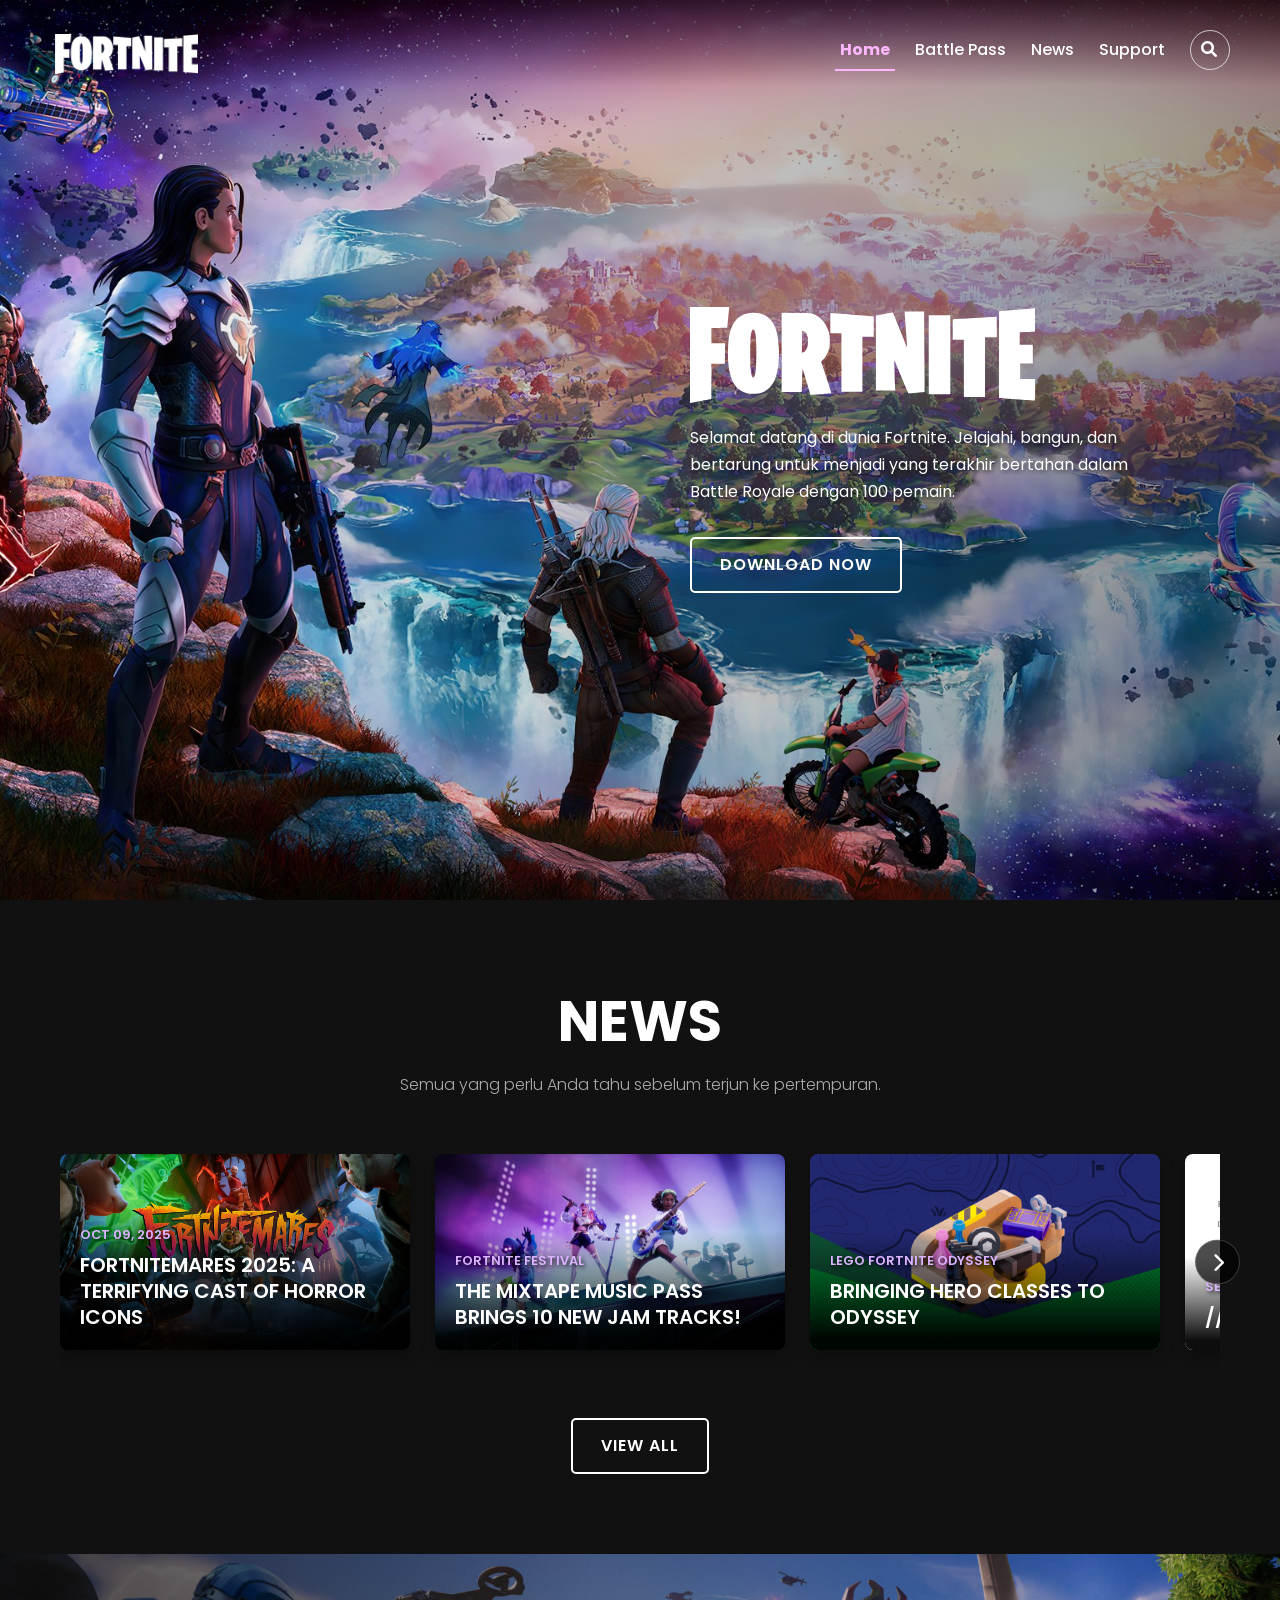
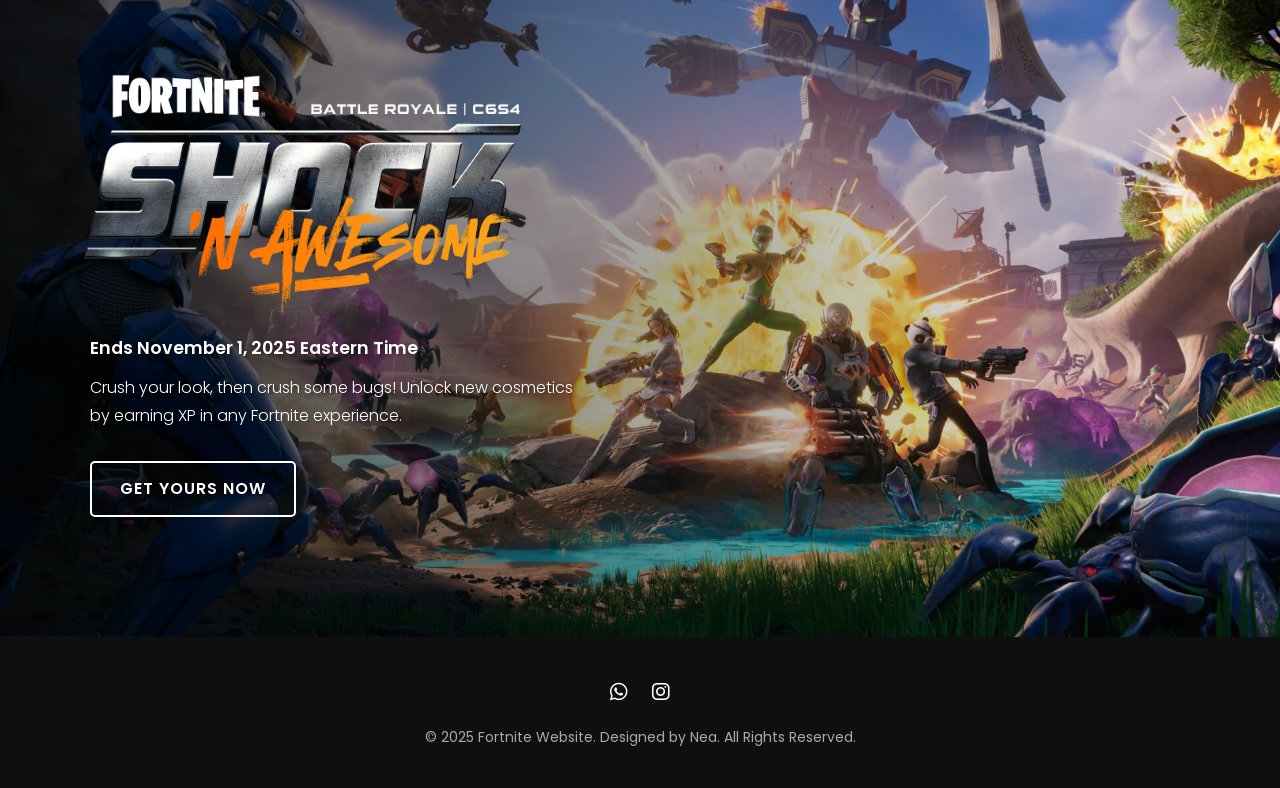
<file: index.html>
<!DOCTYPE html>
<html lang="id">
  <head>
    <meta charset="UTF-8" />
    <meta name="viewport" content="width=device-width, initial-scale=1.0" />
    <title>Fortnite</title>

    <!-- ===== CSS ===== -->
    <link rel="stylesheet" href="/css/base.css" />
    <link rel="stylesheet" href="/css/style.css" />

    <!-- ===== Script ===== -->
    <script src="/js/navbar-footer.js" defer></script>
    <script src="/js/script.js" defer></script>
  </head>

  <body>
    <!-- ===== Navbar ===== -->
    <div id="navbar-placeholder"></div>

    <!-- =========================================================
         HERO SECTION
    ========================================================= -->
    <header class="hero-section">
      <div class="hero-content">
        <img class="logo" src="/assets/FortniteLogo.svg" alt="Fortnite logo" />

        <p class="about-game">
          Selamat datang di dunia Fortnite. Jelajahi, bangun, dan bertarung untuk
          menjadi yang terakhir bertahan dalam Battle Royale dengan 100 pemain.
        </p>

        <a href="https://www.fortnite.com/download" class="cta-button">Download Now</a>
      </div>
    </header>

    <!-- =========================================================
         MAIN CONTENT
    ========================================================= -->
    <main>
      <!-- ========================= NEWS SECTION ========================= -->
      <section class="news-section">
        <div class="container">
          <header class="news-header">
            <h2>News</h2>
            <p class="subtitle">
              Semua yang perlu Anda tahu sebelum terjun ke pertempuran.
            </p>
          </header>

          <!-- Scrollable News Cards -->
          <div class="news-scroll-wrapper">
            <div class="news-grid" id="news-grid">
              <!-- Card 1 -->
              <a href="/article-detail.html?article=fortnitemares-2025" class="news-card">
                <img src="/assets/fortnitemares-2025.jpg" alt="Fortnitemares 2025" />
                <div class="card-content">
                  <span class="card-tag">OCT 09, 2025</span>
                  <h3 class="card-title">Fortnitemares 2025: A Terrifying Cast of Horror Icons</h3>
                </div>
              </a>

              <!-- Card 2 -->
              <a href="/article-detail.html?article=festival-mixtape" class="news-card">
                <img src="/assets/festival-mixtape.jpg" alt="Fortnite Festival Mixtape" />
                <div class="card-content">
                  <span class="card-tag">FORTNITE FESTIVAL</span>
                  <h3 class="card-title">The Mixtape Music Pass Brings 10 New Jam Tracks!</h3>
                </div>
              </a>

              <!-- Card 3 -->
              <a href="/article-detail.html?article=lego-hero-classes" class="news-card">
                <img src="/assets/lego-hero-classes.jpg" alt="LEGO Fortnite Odyssey Hero Classes" />
                <div class="card-content">
                  <span class="card-tag">LEGO FORTNITE ODYSSEY</span>
                  <h3 class="card-title">Bringing Hero Classes to Odyssey</h3>
                </div>
              </a>

              <!-- Card 4 -->
              <a href="/article-detail.html?article=memories-accessed" class="news-card">
                <img src="/assets/memories-accessed.png" alt="//MEMORIES ACCESSED..." />
                <div class="card-content">
                  <span class="card-tag">SEP 22, 2025</span>
                  <h3 class="card-title">//MEMORIES ACCESSED...</h3>
                </div>
              </a>

              <!-- Card 5 -->
              <a href="/article-detail.html?article=fortnite-delulu" class="news-card">
                <img src="/assets/fortnite-delulu.jpg" alt="Fortnite Delulu" />
                <div class="card-content">
                  <span class="card-tag">BATTLE ROYALE</span>
                  <h3 class="card-title">Look Out for #1 in Fortnite Delulu</h3>
                </div>
              </a>

              <!-- Card 6 -->
              <a href="/article-detail.html?article=uefn-items" class="news-card">
                <img src="/assets/uefn-items.jpg" alt="UEFN In-Game Items" />
                <div class="card-content">
                  <span class="card-tag">UEFN AND CREATIVE</span>
                  <h3 class="card-title">
                    Fortnite Developers Will Soon Be Able to Sell In-Game Items
                  </h3>
                </div>
              </a>
            </div>

            <!-- Scroll Buttons -->
            <button class="scroll-btn prev" id="scroll-prev-btn">
              <i class="fas fa-chevron-left"></i>
            </button>

            <button class="scroll-btn next" id="scroll-next-btn">
              <i class="fas fa-chevron-right"></i>
            </button>
          </div>

          <a href="news.html" class="view-all-btn">View All</a>
        </div>
      </section>

      <!-- ========================= BATTLE PASS SECTION ========================= -->
      <section class="battle-pass-section">
        <div class="battle-pass-content">
          <div class="bp-logo">
            <span class="bp-logo-fortnite">
              <img src="/assets/battle-royale-logo.webp" alt="fortnite-logo" />
            </span>
          </div>

          <p class="bp-subtitle">Ends November 1, 2025 Eastern Time</p>
          <p class="bp-description">
            Crush your look, then crush some bugs! Unlock new cosmetics by earning XP in any
            Fortnite experience.
          </p>

          <a href="battle-pass.html" class="bp-button">Get Yours Now</a>
        </div>
      </section>
    </main>

    <!-- ===== Footer ===== -->
    <div id="footer-placeholder"></div>
  </body>
</html>
</file>
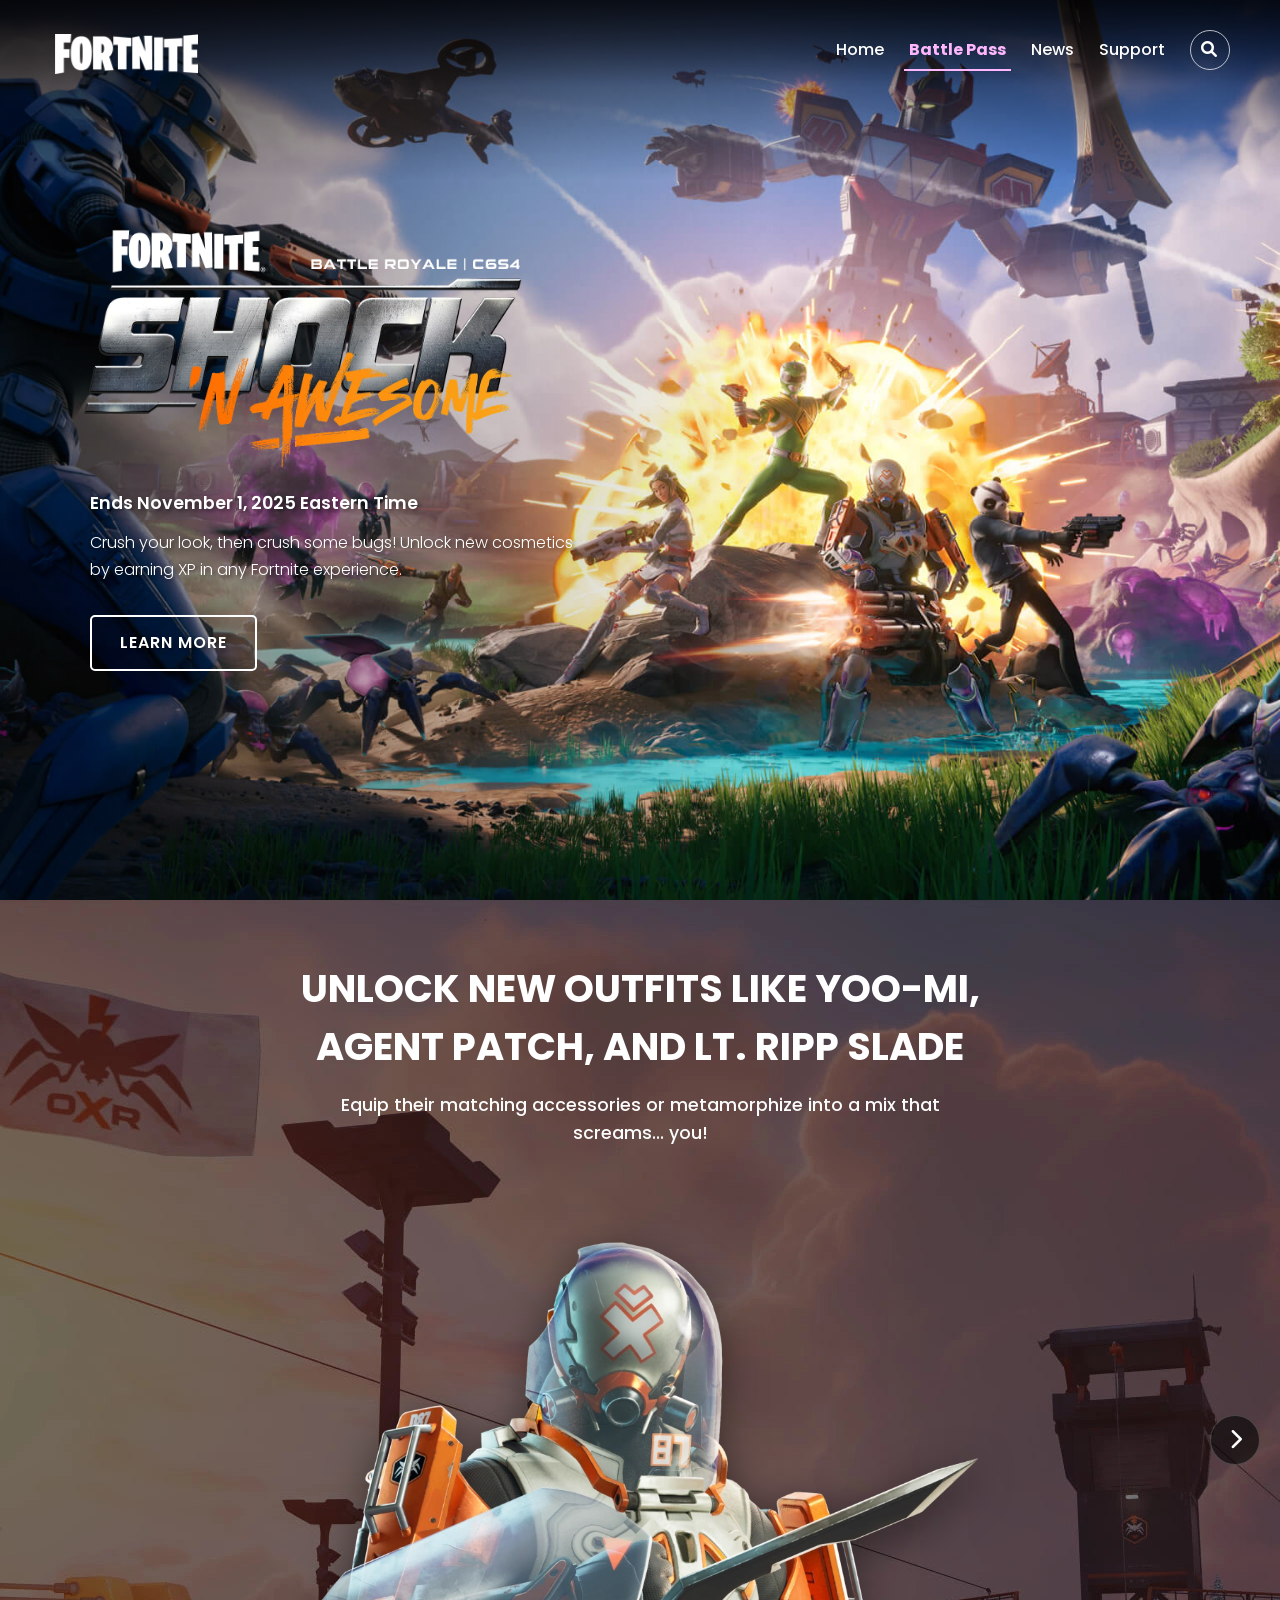
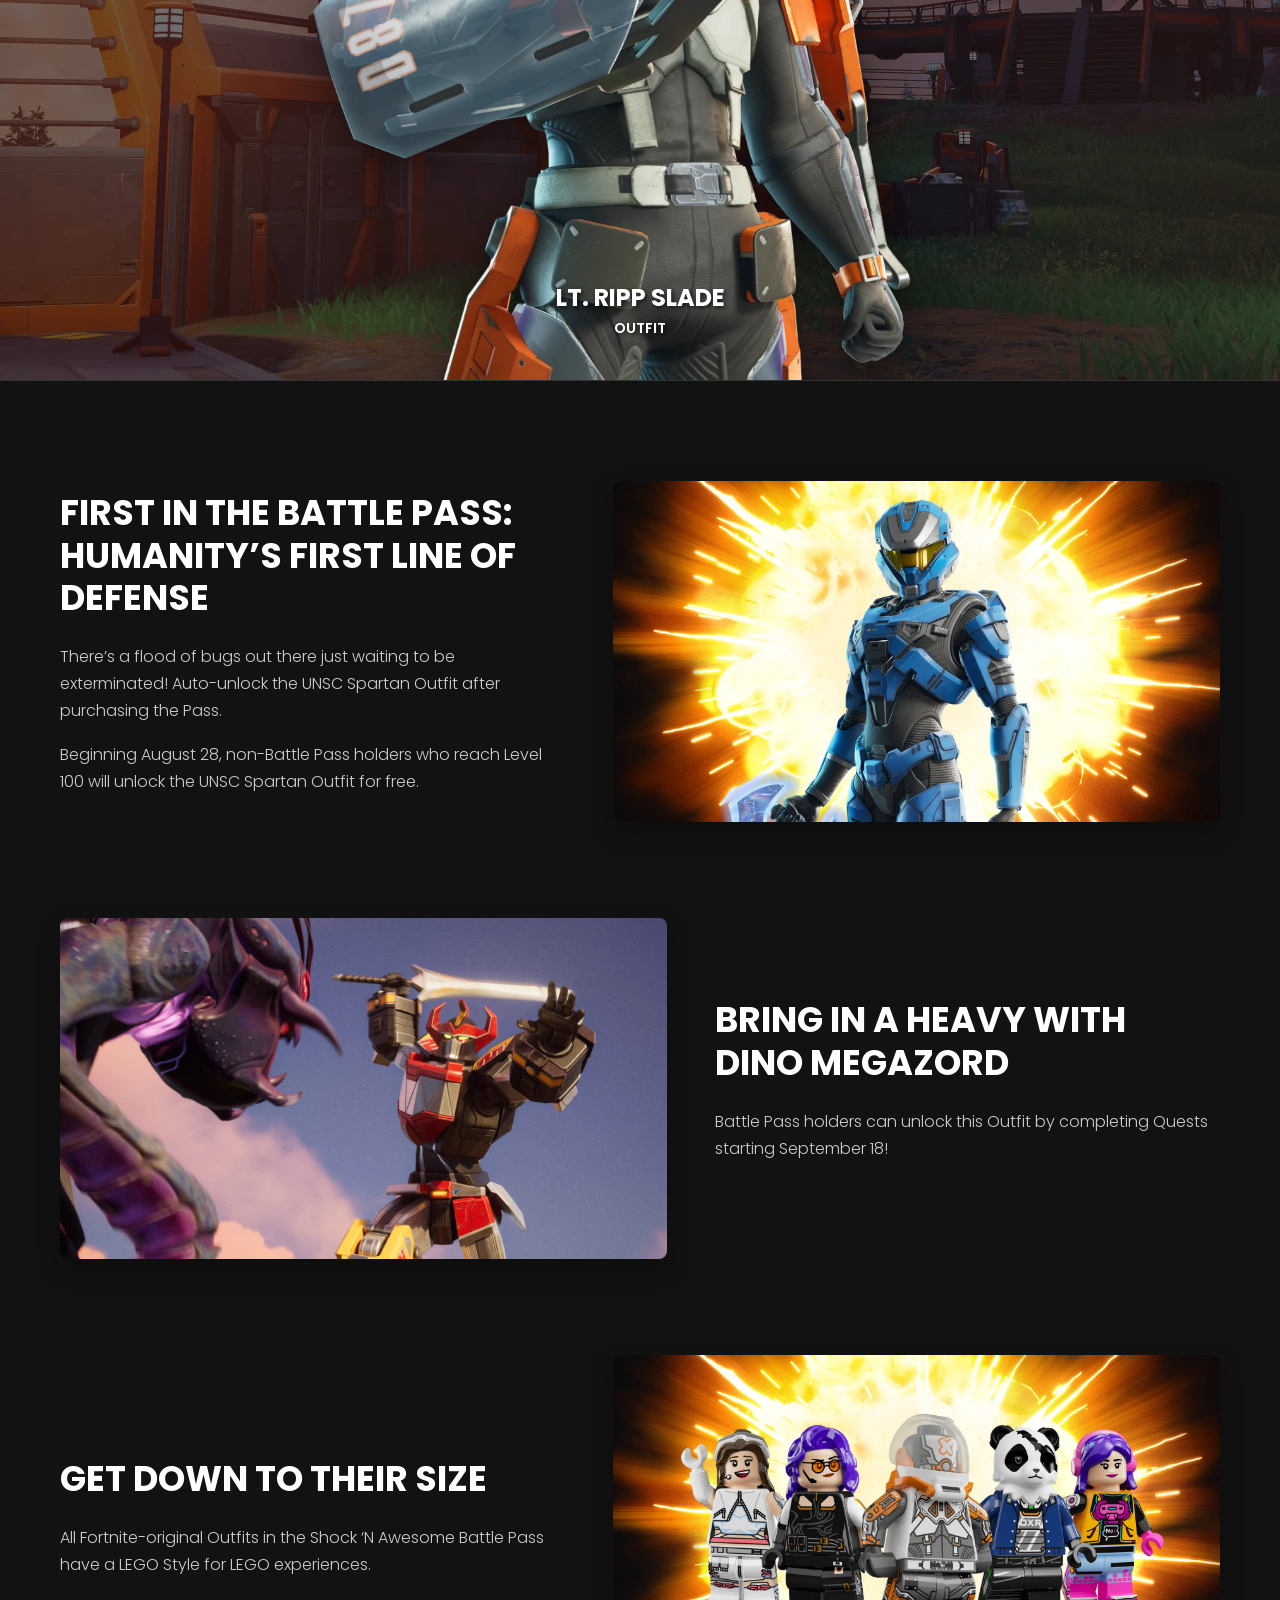
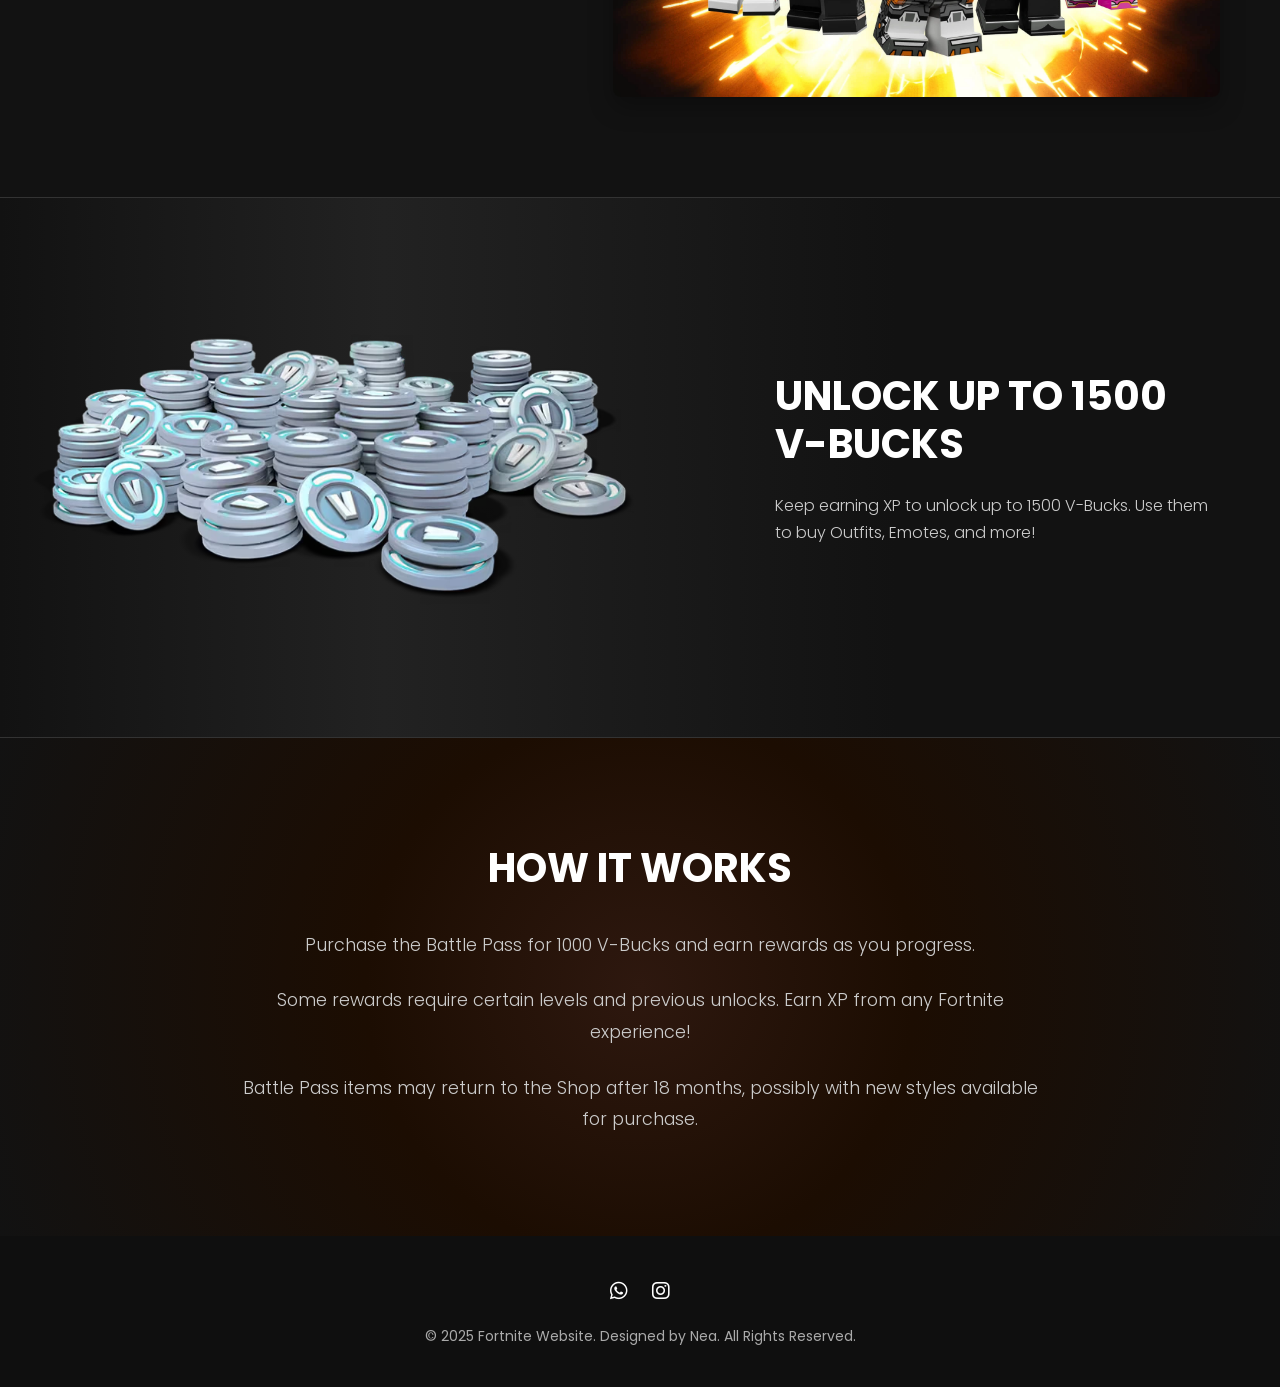
<file: battle-pass.html>
<!DOCTYPE html>
<html lang="id">
<head>
  <meta charset="UTF-8" />
  <meta name="viewport" content="width=device-width, initial-scale=1.0" />
  <title>Battle Pass</title>

  <!-- ===== CSS ===== -->
  <link
    rel="stylesheet"
    href="https://cdnjs.cloudflare.com/ajax/libs/font-awesome/6.0.0-beta3/css/all.min.css"
  />
  <link rel="stylesheet" href="/css/base.css" />
  <link rel="stylesheet" href="/css/navbar-footer.css" />
  <link rel="stylesheet" href="/css/battle-pass.css" />

  <!-- ===== JS ===== -->
  <script src="/js/battle-pass.js" defer></script>
  <script src="/js/navbar-footer.js" defer></script>
</head>

<body>
  <div id="navbar-placeholder"></div>

  <!-- =========================================================
       Hero Section
  ========================================================= -->
  <header class="battle-pass-section">
    <div class="battle-pass-content">
      <div class="bp-logo">
        <span class="bp-logo-fortnite">
          <img src="/assets/battle-royale-logo.webp" alt="fortnite-logo" />
        </span>
      </div>

      <p class="bp-subtitle">Ends November 1, 2025 Eastern Time</p>
      <p class="bp-description">
        Crush your look, then crush some bugs! Unlock new cosmetics by earning XP in any Fortnite experience.
      </p>

      <a href="/article-detail.html?article=shock-n-awesome-bugs" class="bp-button">Learn More</a>
    </div>
  </header>

  <!-- =========================================================
       Main Content
  ========================================================= -->
  <main>

    <!-- ===== Outfits Slider Section ===== -->
    <section class="outfits-slider-section">
      <div class="outfits-slider-wrapper">

        <header class="outfits-header">
          <h2>Unlock New Outfits Like Yoo-mi, Agent Patch, and Lt. Ripp Slade</h2>
          <p>Equip their matching accessories or metamorphize into a mix that screams... you!</p>
        </header>

        <!-- Outfit Character Slider -->
        <div class="outfits-char-slider-container" id="outfits-char-slider">
          <!-- Lt. Ripp Slade -->
          <div class="outfit-char-slide" data-outfit="ripp-slade">
            <img src="/assets/lt.-ripp-slade-outfit.webp" alt="Lt. Ripp Slade" class="outfit-char" />
            <div class="outfit-caption">
              <h4>Lt. Ripp Slade</h4>
              <span>Outfit</span>
            </div>
          </div>

          <div class="outfit-char-slide" data-outfit="ripp-slade">
            <img src="/assets/lt.-ripp-slade-outfit-Nocturnal-Style.webp" alt="Lt. Ripp Slade Nocturnal" class="outfit-char" />
            <div class="outfit-caption">
              <h4>Lt. Ripp Slade</h4>
              <span>Outfit (Nocturnal Style)</span>
            </div>
          </div>

          <!-- Yoo-mi -->
          <div class="outfit-char-slide" data-outfit="yoo-mi">
            <img src="/assets/yoo-mi-outfit.webp" alt="Yoo-mi" class="outfit-char" />
            <div class="outfit-caption">
              <h4>Yoo-mi</h4>
              <span>Outfit</span>
            </div>
          </div>

          <div class="outfit-char-slide" data-outfit="yoo-mi">
            <img src="/assets/yoo-mi-outfit-Tiger's-Eye-Style.webp" alt="Yoo-mi Tiger's Eye" class="outfit-char" />
            <div class="outfit-caption">
              <h4>Yoo-mi</h4>
              <span>Outfit (Tiger's Eye Style)</span>
            </div>
          </div>

          <div class="outfit-char-slide" data-outfit="yoo-mi">
            <img src="/assets/yoo-mi-outfit-Crimson-Songbird-Style.webp" alt="Yoo-mi Crimson Songbird" class="outfit-char" />
            <div class="outfit-caption">
              <h4>Yoo-mi</h4>
              <span>Outfit (Crimson Songbird Style)</span>
            </div>
          </div>

          <!-- Agent Patch -->
          <div class="outfit-char-slide" data-outfit="agent-patch">
            <img src="/assets/agent-patch-outfit.webp" alt="Agent Patch" class="outfit-char" />
            <div class="outfit-caption">
              <h4>Agent Patch</h4>
              <span>Outfit</span>
            </div>
          </div>

          <div class="outfit-char-slide" data-outfit="agent-patch">
            <img src="/assets/agent-patch-outfit-Extinction-Style.webp" alt="Agent Patch Extinction" class="outfit-char" />
            <div class="outfit-caption">
              <h4>Agent Patch</h4>
              <span>Outfit (Extinction Style)</span>
            </div>
          </div>

          <!-- UNSC Spartan -->
          <div class="outfit-char-slide" data-outfit="unsc-spartan">
            <img src="/assets/unsc-spartan-outfit-blue-armor-style.webp" alt="UNSC Spartan Blue Armor" class="outfit-char" />
            <div class="outfit-caption">
              <h4>UNSC Spartan</h4>
              <span>Outfit (Blue Armor Style)</span>
            </div>
          </div>

          <div class="outfit-char-slide" data-outfit="unsc-spartan">
            <img src="/assets/unsc-spartan-outfit-red-armor-style.webp" alt="UNSC Spartan Red Armor" class="outfit-char" />
            <div class="outfit-caption">
              <h4>UNSC Spartan</h4>
              <span>Outfit (Red Armor Style)</span>
            </div>
          </div>
        </div>

        <!-- Background Images -->
        <div class="outfits-background-container">
          <div class="outfit-bg-image active" data-outfit="ripp-slade">
            <img src="/assets/lt.-ripp-slade-bg.webp" alt="" />
          </div>
          <div class="outfit-bg-image" data-outfit="yoo-mi">
            <img src="/assets/yoo-mi-bg.webp" alt="" />
          </div>
          <div class="outfit-bg-image" data-outfit="agent-patch">
            <img src="/assets/agent-patch-bg.webp" alt="" />
          </div>
          <div class="outfit-bg-image" data-outfit="unsc-spartan">
            <img src="/assets/unsc-spartan-bg.webp" alt="" />
          </div>
        </div>

        <!-- Slider Buttons -->
        <button class="slider-btn prev" id="slider-prev">
          <i class="fas fa-chevron-left"></i>
        </button>
        <button class="slider-btn next" id="slider-next">
          <i class="fas fa-chevron-right"></i>
        </button>
      </div>
    </section>

    <!-- ===== Info Grid Section ===== -->
    <section class="info-grid-section">
      <div class="container">
        <div class="info-block">
          <div class="info-text">
            <h2>First in the Battle Pass: Humanity’s First Line of Defense</h2>
            <p>There’s a flood of bugs out there just waiting to be exterminated! Auto-unlock the UNSC Spartan Outfit after purchasing the Pass.</p>
            <p>Beginning August 28, non-Battle Pass holders who reach Level 100 will unlock the UNSC Spartan Outfit for free.</p>
          </div>
          <div class="info-image">
            <img src="/assets/info-unsc-spartan.webp" alt="UNSC Spartan Outfit" />
          </div>
        </div>

        <div class="info-block info-block--reverse">
          <div class="info-text">
            <h2>Bring in a Heavy with Dino Megazord</h2>
            <p>Battle Pass holders can unlock this Outfit by completing Quests starting September 18!</p>
          </div>
          <div class="info-image">
            <img src="/assets/info-dino-megazord.webp" alt="Dino Megazord" />
          </div>
        </div>

        <div class="info-block">
          <div class="info-text">
            <h2>Get Down to Their Size</h2>
            <p>All Fortnite-original Outfits in the Shock ‘N Awesome Battle Pass have a LEGO Style for LEGO experiences.</p>
          </div>
          <div class="info-image">
            <img src="/assets/info-lego-styles.webp" alt="LEGO Styles" />
          </div>
        </div>
      </div>
    </section>

    <!-- ===== V-Bucks Section ===== -->
    <section class="vbucks-section">
      <div class="container">
        <div class="info-block">
          <div class="info-image vbucks-image">
            <img src="/assets/vbucks-reward.webp" alt="V-Bucks Reward" />
          </div>
          <div class="info-text vbucks-text">
            <h2>Unlock up to 1500 V-Bucks</h2>
            <p>Keep earning XP to unlock up to 1500 V-Bucks. Use them to buy Outfits, Emotes, and more!</p>
          </div>
        </div>
      </div>
    </section>

    <!-- ===== How It Works Section ===== -->
    <section class="how-it-works-section">
      <div class="container">
        <h2>How It Works</h2>
        <p>Purchase the Battle Pass for 1000 V-Bucks and earn rewards as you progress.</p>
        <p>Some rewards require certain levels and previous unlocks. Earn XP from any Fortnite experience!</p>
        <p>Battle Pass items may return to the Shop after 18 months, possibly with new styles available for purchase.</p>
      </div>
    </section>

  </main>

  <div id="footer-placeholder"></div>
</body>
</html>
</file>
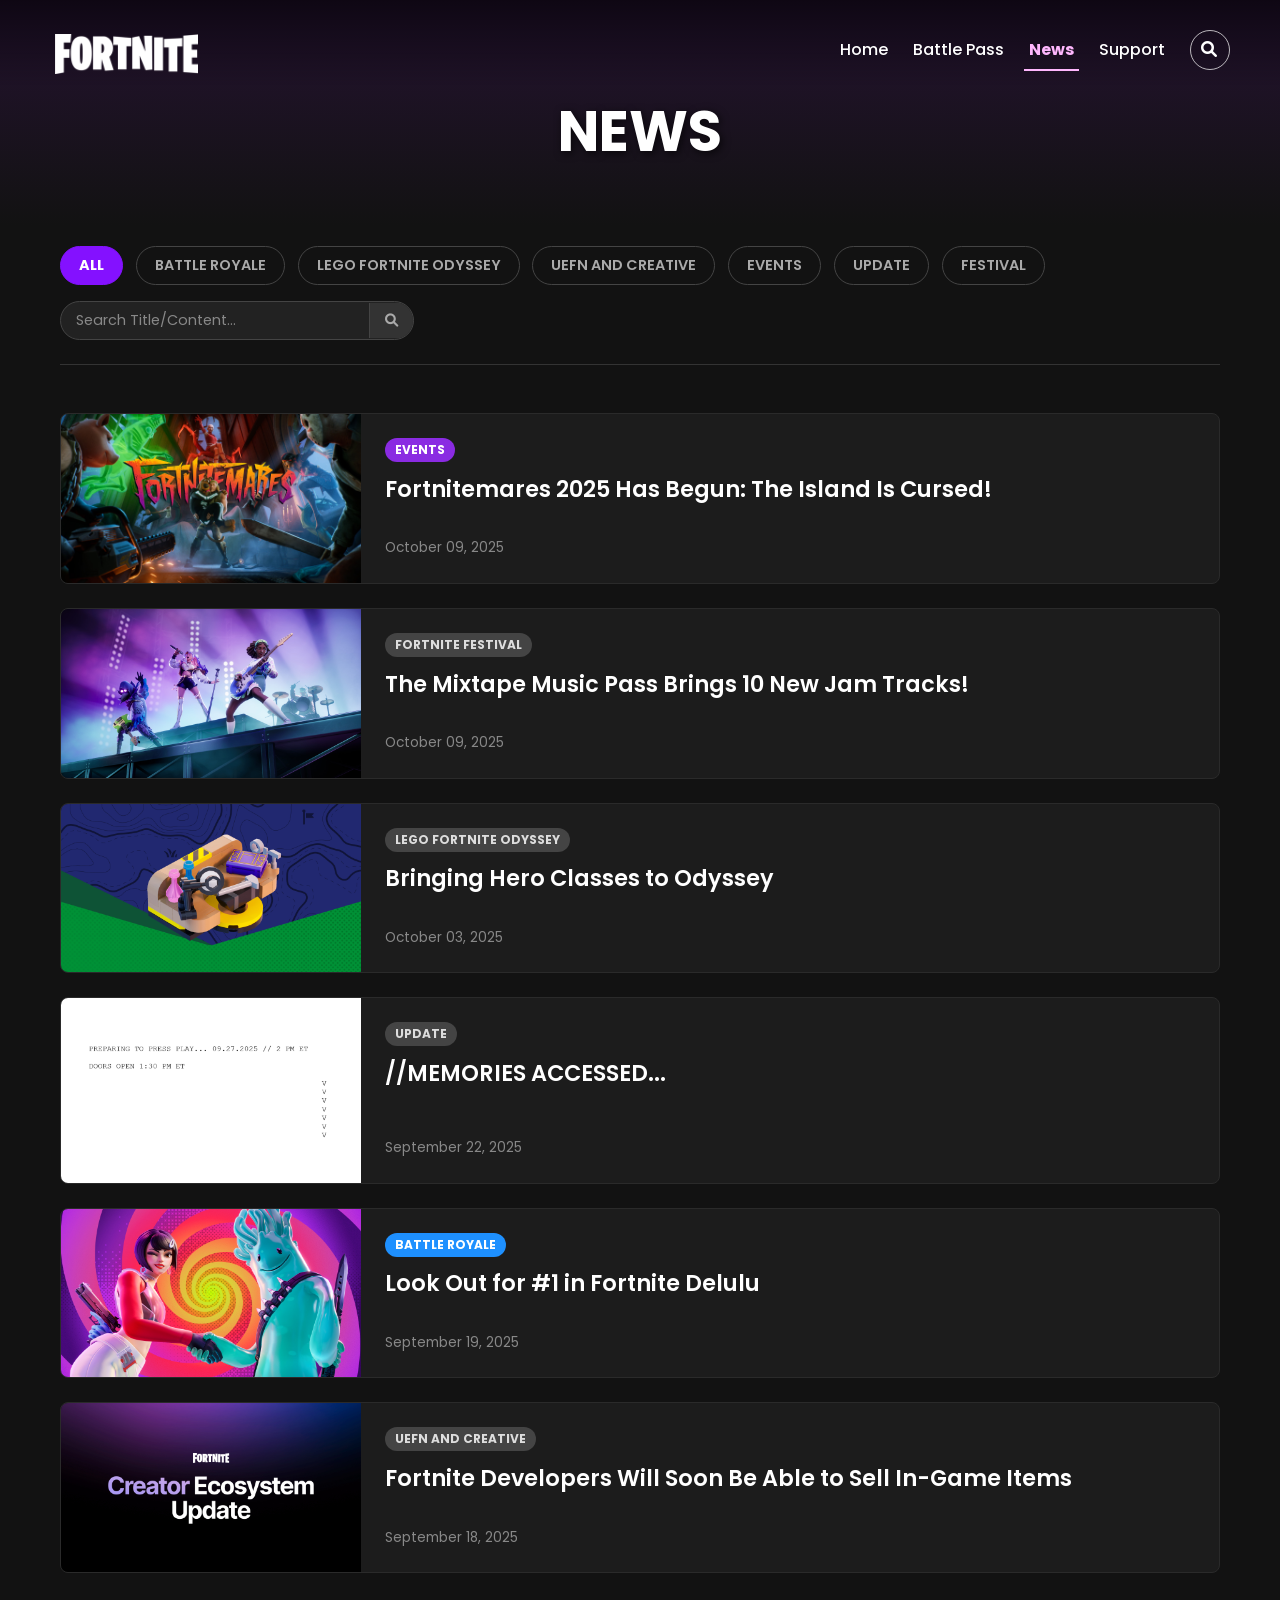
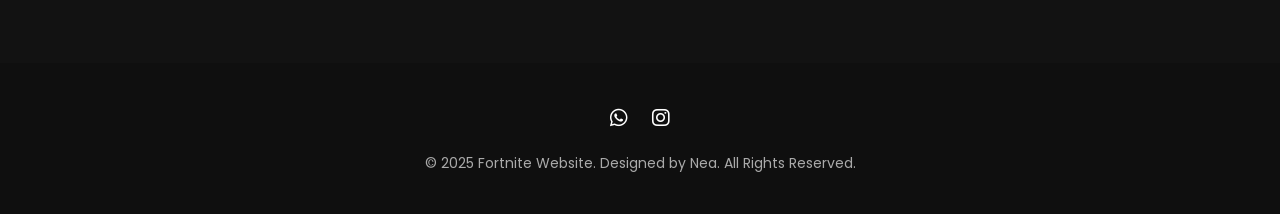
<file: news.html>
<!DOCTYPE html>
<html lang="id">
<head>
  <meta charset="UTF-8">
  <meta name="viewport" content="width=device-width, initial-scale=1.0">
  <title>News</title>

  <!-- ===== CSS ===== -->
  <link
    rel="stylesheet"
    href="https://cdnjs.cloudflare.com/ajax/libs/font-awesome/6.0.0-beta3/css/all.min.css"
  >
  <link rel="stylesheet" href="/css/base.css">
  <link rel="stylesheet" href="/css/navbar-footer.css">
  <link rel="stylesheet" href="/css/news.css">

  <!-- ===== Script ===== -->
  <script src="/js/navbar-footer.js" defer></script>
  <script src="/js/news.js" defer></script>
</head>

<body>
  <!-- ===== Navbar ===== -->
  <div id="navbar-placeholder"></div>

  <!-- ===== Main Content ===== -->
  <main class="news-page-main">
    <section class="news-page-content-section">
      <div class="container">

        <!-- ===== Header ===== -->
        <header class="news-page-header">
          <h1>News</h1>
        </header>

        <!-- ===== Filter & Search ===== -->
        <div class="news-filters">
          <!-- Filter Kategori -->
          <div class="filter-categories" id="filter-buttons">
            <button class="filter-btn active" data-filter="all">All</button>
            <button class="filter-btn" data-filter="battle-royale">Battle Royale</button>
            <button class="filter-btn" data-filter="lego-fortnite-odyssey">LEGO Fortnite Odyssey</button>
            <button class="filter-btn" data-filter="uefn-and-creative">UEFN And Creative</button>
            <button class="filter-btn" data-filter="events">Events</button>
            <button class="filter-btn" data-filter="update">Update</button>
            <button class="filter-btn" data-filter="fortnite-festival">Festival</button>
          </div>

          <!-- Pencarian -->
          <div class="filter-search">
            <input
              type="text"
              placeholder="Search Title/Content..."
              id="search-input"
            >
            <button id="search-button">
              <i class="fas fa-search"></i>
            </button>
          </div>
        </div>

        <!-- ===== Daftar Artikel ===== -->
        <div class="news-articles-list" id="news-list">

          <!-- Artikel 1 -->
          <a
            href="/article-detail.html?article=fortnitemares-2025"
            class="news-article-item"
            data-category="events"
          >
            <div class="article-image">
              <img
                src="/assets/fortnitemares-2025.jpg"
                alt="Fortnitemares 2025 Event"
              >
            </div>
            <div class="article-content">
              <span class="article-tag events">Events</span>
              <h3 class="article-title">Fortnitemares 2025 Has Begun: The Island Is Cursed!</h3>
              <span class="article-date">October 09, 2025</span>
            </div>
          </a>

          <!-- Artikel 2 -->
          <a
            href="/article-detail.html?article=festival-mixtape"
            class="news-article-item"
            data-category="fortnite-festival"
          >
            <div class="article-image">
              <img
                src="/assets/festival-mixtape.jpg"
                alt="Fortnite Festival Mixtape"
              >
            </div>
            <div class="article-content">
              <span class="article-tag">Fortnite Festival</span>
              <h3 class="article-title">The Mixtape Music Pass Brings 10 New Jam Tracks!</h3>
              <span class="article-date">October 09, 2025</span>
            </div>
          </a>

          <!-- Artikel 3 -->
          <a
            href="/article-detail.html?article=lego-hero-classes"
            class="news-article-item"
            data-category="lego-fortnite-odyssey"
          >
            <div class="article-image">
              <img
                src="/assets/lego-hero-classes.jpg"
                alt="LEGO Fortnite Odyssey Hero Classes"
              >
            </div>
            <div class="article-content">
              <span class="article-tag">LEGO Fortnite Odyssey</span>
              <h3 class="article-title">Bringing Hero Classes to Odyssey</h3>
              <span class="article-date">October 03, 2025</span>
            </div>
          </a>

          <!-- Artikel 4 -->
          <a
            href="/article-detail.html?article=memories-accessed"
            class="news-article-item"
            data-category="update"
          >
            <div class="article-image">
              <img
                src="/assets/memories-accessed.png"
                alt="//MEMORIES ACCESSED..."
              >
            </div>
            <div class="article-content">
              <span class="article-tag">Update</span>
              <h3 class="article-title">//MEMORIES ACCESSED...</h3>
              <span class="article-date">September 22, 2025</span>
            </div>
          </a>

          <!-- Artikel 5 -->
          <a
            href="/article-detail.html?article=fortnite-delulu"
            class="news-article-item"
            data-category="battle-royale"
          >
            <div class="article-image">
              <img
                src="/assets/fortnite-delulu.jpg"
                alt="Fortnite Delulu"
              >
            </div>
            <div class="article-content">
              <span class="article-tag battle-royale">Battle Royale</span>
              <h3 class="article-title">Look Out for #1 in Fortnite Delulu</h3>
              <span class="article-date">September 19, 2025</span>
            </div>
          </a>

          <!-- Artikel 6 -->
          <a
            href="/article-detail.html?article=uefn-items"
            class="news-article-item"
            data-category="uefn-and-creative"
          >
            <div class="article-image">
              <img
                src="/assets/uefn-items.jpg"
                alt="UEFN In-Game Items"
              >
            </div>
            <div class="article-content">
              <span class="article-tag">UEFN and Creative</span>
              <h3 class="article-title">Fortnite Developers Will Soon Be Able to Sell In-Game Items</h3>
              <span class="article-date">September 18, 2025</span>
            </div>
          </a>

        </div>
      </div>
    </section>
  </main>

  <!-- ===== Footer ===== -->
  <div id="footer-placeholder"></div>
</body>
</html>
</file>
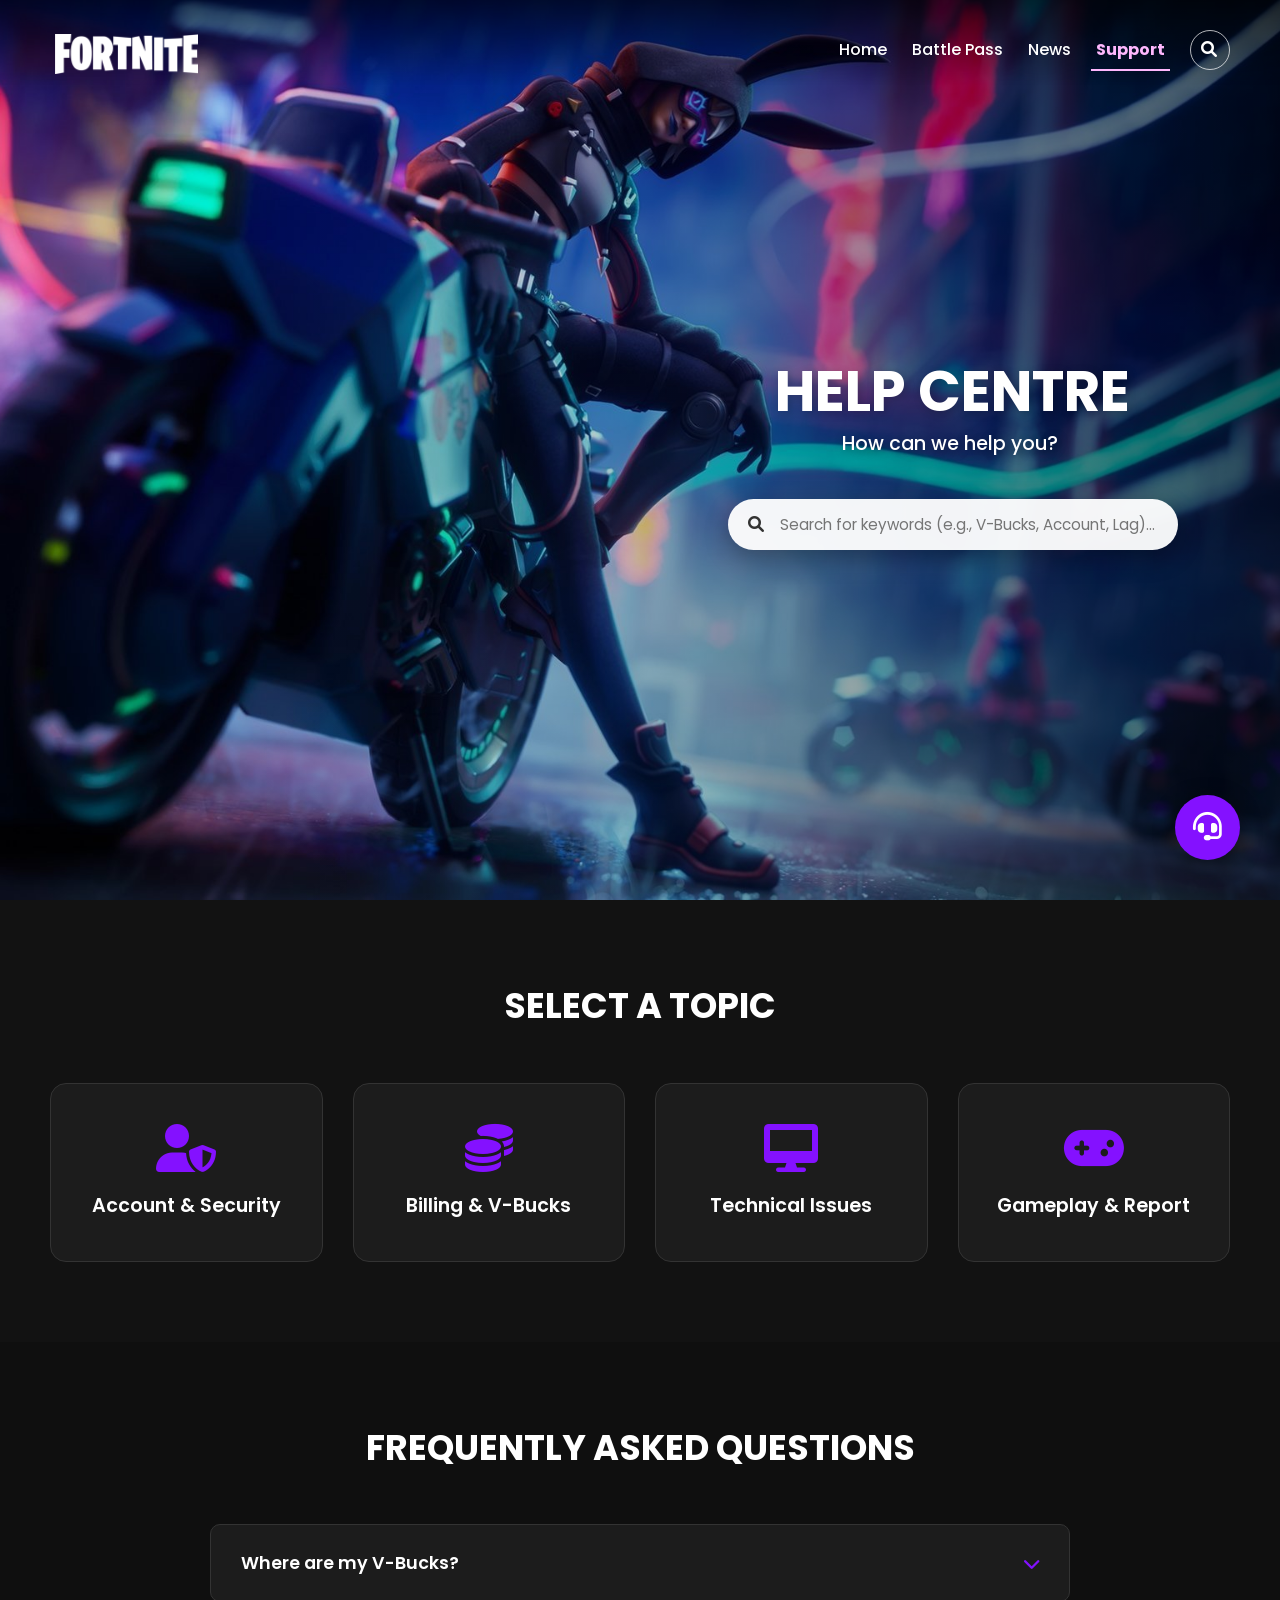
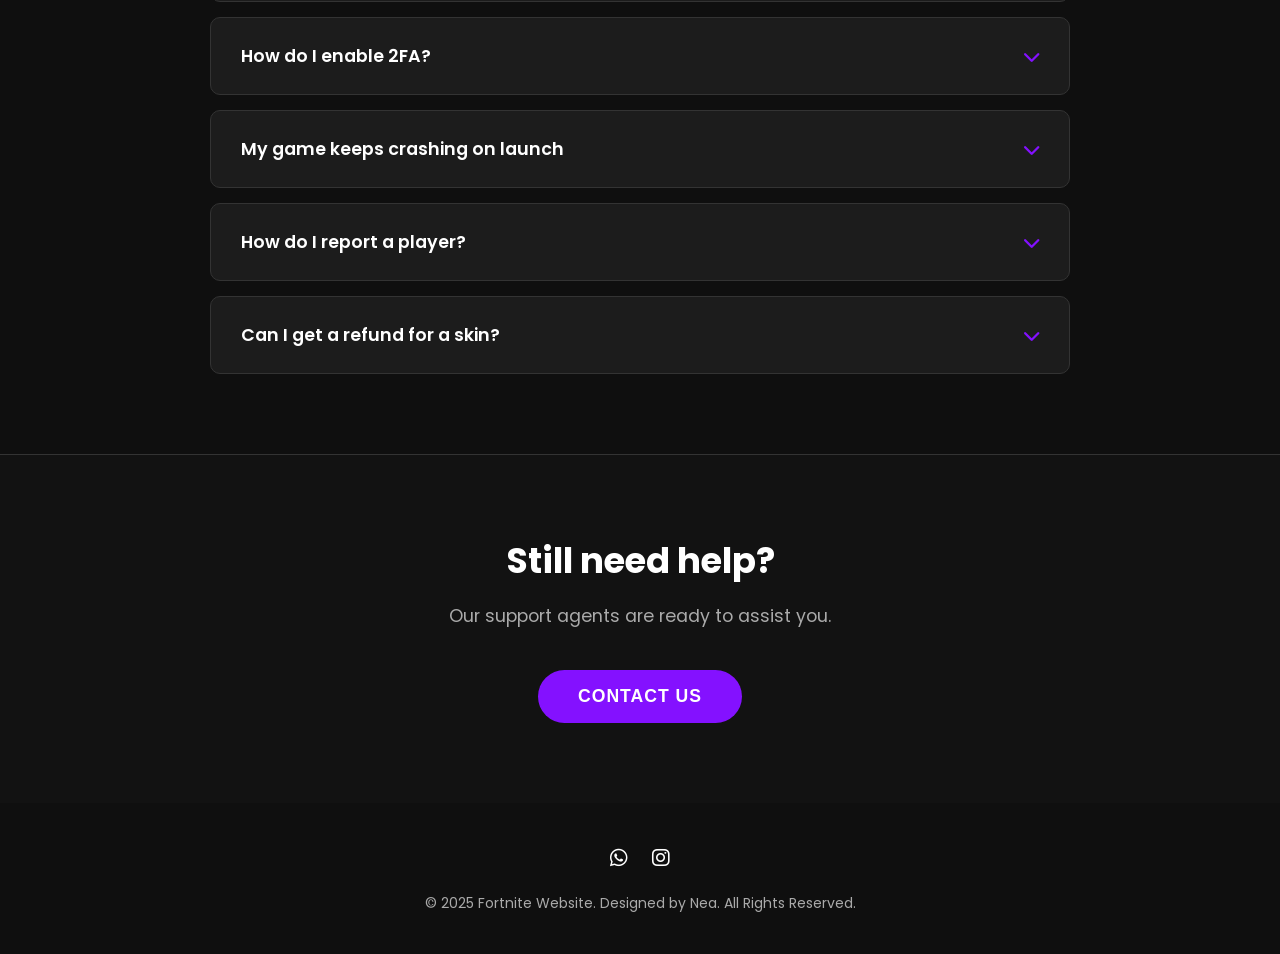
<file: support.html>
<!DOCTYPE html>
<html lang="id">
  <head>
    <meta charset="UTF-8" />
    <meta name="viewport" content="width=device-width, initial-scale=1.0" />
    <title>Fortnite Support Center</title>

    <!-- Font Awesome -->
    <link
      rel="stylesheet"
      href="https://cdnjs.cloudflare.com/ajax/libs/font-awesome/6.0.0-beta3/css/all.min.css"
    />

    <!-- Stylesheets -->
    <link rel="stylesheet" href="/css/base.css" />
    <link rel="stylesheet" href="/css/navbar-footer.css" />
    <link rel="stylesheet" href="/css/support.css" />

    <!-- Scripts -->
    <script src="/js/navbar-footer.js" defer></script>
    <script src="/js/support.js" defer></script>
  </head>

  <body>
    <div id="navbar-placeholder"></div>

    <main class="support-main">
      <!-- Hero Search Section -->
      <section class="support-hero">
        <div class="container">
          <h1 class="support-title">Help Centre</h1>
          <p class="support-caption">How can we help you?</p>

          <div class="search-container">
            <i class="fas fa-search search-icon"></i>
            <input
              type="text"
              id="faq-search"
              placeholder="Search for keywords (e.g., V-Bucks, Account, Lag)..."
            />
          </div>
        </div>
      </section>

      <!-- Kategori Masalah (Quick Topics) -->
      <section class="support-categories">
        <div class="container">
          <h2>Select a Topic</h2>

          <div class="categories-grid">
            <div class="cat-card" data-category="account">
              <i class="fas fa-user-shield"></i>
              <h3>Account & Security</h3>
            </div>

            <div class="cat-card" data-category="billing">
              <i class="fas fa-coins"></i>
              <h3>Billing & V-Bucks</h3>
            </div>

            <div class="cat-card" data-category="technical">
              <i class="fas fa-desktop"></i>
              <h3>Technical Issues</h3>
            </div>

            <div class="cat-card" data-category="gameplay">
              <i class="fas fa-gamepad"></i>
              <h3>Gameplay & Report</h3>
            </div>
          </div>
        </div>
      </section>

      <!-- FAQ Section (Accordion) -->
      <section class="support-faq">
        <div class="container">
          <h2>Frequently Asked Questions</h2>

          <div class="faq-list" id="faq-list">
            <!-- FAQ Item 1 -->
            <div class="faq-item" data-category="billing">
              <button class="faq-question">
                <span>Where are my V-Bucks?</span>
                <i class="fas fa-chevron-down"></i>
              </button>
              <div class="faq-answer">
                <p>
                  V-Bucks purchased on one platform may not be available on
                  others depending on the platform's policy. Please check your
                  transaction history to confirm the purchase was successful.
                </p>
              </div>
            </div>

            <!-- FAQ Item 2 -->
            <div class="faq-item" data-category="account">
              <button class="faq-question">
                <span>How do I enable 2FA?</span>
                <i class="fas fa-chevron-down"></i>
              </button>
              <div class="faq-answer">
                <p>
                  To enable Two-Factor Authentication (2FA), go to your Account
                  page, click on Password & Security, and scroll down to the
                  Two-Factor Authentication section.
                </p>
              </div>
            </div>

            <!-- FAQ Item 3 -->
            <div class="faq-item" data-category="technical">
              <button class="faq-question">
                <span>My game keeps crashing on launch</span>
                <i class="fas fa-chevron-down"></i>
              </button>
              <div class="faq-answer">
                <p>
                  Please verify your game files through the Epic Games Launcher.
                  Go to Library, click the three dots next to Fortnite, and
                  select 'Verify'. Also ensure your graphics drivers are up to
                  date.
                </p>
              </div>
            </div>

            <!-- FAQ Item 4 -->
            <div class="faq-item" data-category="gameplay">
              <button class="faq-question">
                <span>How do I report a player?</span>
                <i class="fas fa-chevron-down"></i>
              </button>
              <div class="faq-answer">
                <p>
                  Open the menu in-game, select 'Reporting/Feedback', then
                  choose 'Report Player'. Select the player name and the reason
                  for the report.
                </p>
              </div>
            </div>

            <!-- FAQ Item 5 -->
            <div class="faq-item" data-category="billing">
              <button class="faq-question">
                <span>Can I get a refund for a skin?</span>
                <i class="fas fa-chevron-down"></i>
              </button>
              <div class="faq-answer">
                <p>
                  You can use a Return Ticket to refund eligible items purchased
                  within the last 30 days. Go to Settings &gt; Account and
                  Privacy &gt; Return or Cancel Purchase.
                </p>
              </div>
            </div>
          </div>

          <!-- Pesan jika search tidak ditemukan -->
          <div id="no-results" class="hidden">
            <p>No results found for your search.</p>
          </div>
        </div>
      </section>

      <!-- Contact Support CTA -->
      <section class="contact-support">
        <div class="container">
          <h2>Still need help?</h2>
          <p>Our support agents are ready to assist you.</p>
          <button class="contact-btn" id="contact-btn">Contact Us</button>
        </div>
      </section>
    </main>

    <!-- Floating Chat Button (Mirip referensi) -->
    <div class="floating-chat-btn">
      <i class="fas fa-headset"></i>
    </div>

    <div id="footer-placeholder"></div>
  </body>
</html>
</file>
<file: css/base.css>
@import url("https://fonts.googleapis.com/css2?family=Poppins:wght@300;400;600;700&display=swap");

* {
  box-sizing: border-box;
  margin: 0;
  padding: 0;
}

body {
  font-family: "Poppins", sans-serif;
  line-height: 1.5;
}

html, body {
  overflow-x: hidden; /* Mencegah scroll ke samping paksa */
  width: 100%;
  position: relative;
}

img {
  max-width: 100%;
  height: auto;
}
</file>
<file: css/style.css>
/* ---------------------------------------------------------
   1. HERO SECTION
--------------------------------------------------------- */
.hero-section {
  height: 100vh;
  width: 100%;
  background-image:
    linear-gradient(to right, rgba(0, 0, 0, 0), rgba(0, 0, 0, 0.4)),
    url('/assets/header.jpeg');
  background-size: cover;
  background-position: center;
  background-repeat: no-repeat;

  display: flex;
  justify-content: flex-end;
  align-items: center;
  padding: 0 7%;
}

.hero-content {
  max-width: 500px;
  color: #fff;
  display: flex;
  flex-direction: column;
  align-items: flex-start;
}

.logo {
  height: 6rem;
  margin-bottom: 1.3rem;
  filter: invert(100%);
}

.about-game {
  font-size: 1rem;
  font-weight: 400;
  margin-bottom: 2rem;
  margin-right: 3rem;
  line-height: 1.7;
  text-shadow: 2px 2px 4px rgba(0, 0, 0, 0.6);
}

.cta-button {
  text-decoration: none;
  background-color: transparent;
  color: #fff;
  border: 2px solid #fff;
  padding: 14px 28px;
  border-radius: 5px;
  font-weight: 600;
  text-transform: uppercase;
  letter-spacing: 1px;
  transition: all 0.3s ease;
}

.cta-button:hover {
  background-color: #7270ff;
  border-color: #7270ff;
  color: #fff;
}


/* ---------------------------------------------------------
   2. NEWS SECTION
--------------------------------------------------------- */
.news-section {
  background-color: #111;
  color: #fff;
  padding: 80px 0;
}

.container {
  max-width: 1200px;
  margin: 0 auto;
  padding: 0 20px;
}

.news-header {
  text-align: center;
  margin-bottom: 3.5rem;
}

.news-header h2 {
  font-size: 3.5rem;
  font-weight: 700;
  text-transform: uppercase;
  margin-bottom: 8px;
}

.news-header .subtitle {
  font-size: 1rem;
  font-weight: 300;
  color: #aaa;
  max-width: 520px;
  margin: 0 auto;
  line-height: 1.6;
}

/* Scrollable News Cards */
.news-scroll-wrapper {
  position: relative;
}

.news-grid {
  display: flex;
  overflow-x: auto;
  gap: 25px;
  margin-bottom: 3rem;
  padding-bottom: 20px;

  /* Hide Scrollbar */
  -ms-overflow-style: none;
  scrollbar-width: none;
}
.news-grid::-webkit-scrollbar {
  display: none;
}

.news-card {
  flex-shrink: 0;
  width: 350px;
  display: block;
  text-decoration: none;
  color: inherit;
  position: relative;
  border-radius: 8px;
  overflow: hidden;
  box-shadow: 0 5px 15px rgba(0, 0, 0, 0.3);
  transition: transform 0.3s ease;
  aspect-ratio: 16 / 9;
  background-color: #111;
}

.news-card:hover {
  transform: scale(1.03);
}

.news-card img {
  width: 100%;
  height: 100%;
  object-fit: cover;
  display: block;
}

.card-content {
  position: absolute;
  bottom: 0;
  left: 0;
  right: 0;
  padding: 20px;
  background: linear-gradient(to top, rgba(0, 0, 0, 0.95) 10%, rgba(0, 0, 0, 0));
  z-index: 2;
}

.card-tag {
  font-size: 0.8rem;
  font-weight: 600;
  color: #dbb3ff;
  text-transform: uppercase;
  display: block;
  margin-bottom: 0.5rem;
  text-shadow: 2px 2px 4px rgba(0, 0, 0, 0.8);
}

.card-title {
  font-size: 1.25rem;
  font-weight: 600;
  text-transform: uppercase;
  line-height: 1.3;
}

.view-all-btn {
  display: block;
  width: fit-content;
  margin: 0 auto;
  text-decoration: none;
  background-color: transparent;
  color: #fff;
  border: 2px solid #fff;
  padding: 14px 28px;
  border-radius: 5px;
  font-weight: 600;
  text-transform: uppercase;
  letter-spacing: 1px;
  transition: all 0.3s ease;
}

.view-all-btn:hover {
  background-color: #fff;
  color: #000;
}

.scroll-btn {
  position: absolute;
  top: 50%;
  transform: translateY(-50%);
  z-index: 10;
  background-color: rgba(0, 0, 0, 0.7);
  color: white;
  border: 1px solid rgba(255, 255, 255, 0.2);
  border-radius: 50%;
  width: 45px;
  height: 45px;
  font-size: 1.2rem;
  cursor: pointer;
  display: flex;
  align-items: center;
  justify-content: center;
  transition: all 0.3s ease;
}

.scroll-btn:hover {
  background-color: #fff;
  color: #000;
}

.scroll-btn.prev {
  left: -20px;
}

.scroll-btn.next {
  right: -20px;
}

.scroll-btn.hidden {
  opacity: 0;
  pointer-events: none;
}


/* ---------------------------------------------------------
   3. BATTLE PASS SECTION
--------------------------------------------------------- */
.battle-pass-section {
  width: 100%;
  color: #fff;
  display: flex;
  align-items: center;
  justify-content: flex-start;
  padding: 120px 7%;
  background-image:
    linear-gradient(to right, rgba(0, 0, 0, 0.7), rgba(0, 0, 0, 0)),
    url('/assets/battle-pass.jpg');
  background-size: cover;
  background-position: center;
  background-repeat: no-repeat;
}

.battle-pass-content {
  max-width: 500px;
  display: flex;
  flex-direction: column;
  align-items: flex-start;
  text-shadow: 2px 2px 4px rgba(0, 0, 0, 0.5);
}

.bp-logo {
  margin-left: -4.6rem;
}

.bp-logo-fortnite img {
  display: block;
  height: 15rem;
  margin-bottom: 1.3rem;
}

.bp-subtitle {
  font-size: 1.1rem;
  font-weight: 600;
  margin-bottom: 0.8rem;
}

.bp-description {
  font-size: 1rem;
  font-weight: 300;
  line-height: 1.7;
  margin-bottom: 2rem;
}

.bp-button {
  text-decoration: none;
  background-color: transparent;
  color: #fff;
  border: 2px solid #fff;
  padding: 14px 28px;
  border-radius: 5px;
  font-weight: 600;
  text-transform: uppercase;
  letter-spacing: 1px;
  transition: all 0.3s ease;
}

.bp-button:hover {
  background-color: #d54e00;
  border-color: #d54e00;
}


/* ---------------------------------------------------------
   4. RESPONSIVE DESIGN (MOBILE)
--------------------------------------------------------- */
@media (max-width: 768px) {
  /* --- A. HERO SECTION --- */
  .hero-section {
    justify-content: center;
    text-align: center;
    padding: 0 20px;
    background-position: 65% center;
  }

  .hero-content {
    align-items: center;
    background: rgba(0, 0, 0, 0.4);
    padding: 20px;
    border-radius: 12px;
    backdrop-filter: blur(4px);
    width: 100%;
  }

  .about-game {
    margin-right: 0;
    font-size: 0.9rem;
  }

  .logo {
    height: 4rem;
  }

  /* --- B. NEWS GRID --- */
  .news-header h2 {
    font-size: 2rem;
  }

  .news-grid {
    padding-left: 20px;
    padding-right: 20px;
    gap: 15px;
    -webkit-overflow-scrolling: touch;
  }

  .news-card {
    width: 80vw;
    aspect-ratio: 16/10;
  }

  .news-card:hover {
    transform: none;
  }

  .card-title {
    font-size: 1.1rem;
  }

  .scroll-btn {
    display: none;
  }

  /* --- C. BATTLE PASS SECTION --- */
  .battle-pass-section {
    justify-content: center;
    text-align: center;
    padding: 60px 20px;
    background-position: center;
  }

  .battle-pass-content {
    align-items: center;
    width: 100%;
  }

  .bp-logo {
    margin-left: 0;
  }

  .bp-logo-fortnite img {
    height: 10rem;
    margin: 0 auto 1rem auto;
  }
}
</file>
<file: css/navbar-footer.css>
/* ---------------------------------------------------------
   1. NAVBAR (NAV) - FIXED TRANSPARENT
   --------------------------------------------------------- */
.nav {
  position: fixed;
  top: 0;
  left: 0;
  right: 0;
  z-index: 1000;
  background-color: transparent; /* Pastikan transparan */

  /* Gradient bayangan agar tulisan tetap terbaca di atas gambar terang */
  background-image: linear-gradient(
    to bottom,
    rgba(0, 0, 0, 0.6) 0%,
    rgba(0, 0, 0, 0) 100%
  );

  transition: background-color 0.3s ease;
}

/* SAYA HAPUS BAGIAN .nav.active DI SINI AGAR TIDAK JADI HITAM PEKAT */

.nav .navbar-container {
  display: flex;
  justify-content: space-between;
  align-items: center;
  padding: 30px 50px 0; /* Padding Asli */
  transition: padding 0.3s ease;
}

/* ---------------------------------------------------------
   2. LINK NAVIGASI
   --------------------------------------------------------- */
.nav-links {
  display: flex;
  align-items: center;
  list-style: none;
  gap: 15px;
  margin-bottom: 15px;
}

.nav a {
  color: #fff;
  text-decoration: none;
  padding: 15px 5px;
  font-weight: 500;
  font-family: inherit;
  transition: color 0.3s ease-in-out;
}

/* Efek Hover Garis Bawah */
.nav-links > li:not(.dropdown) > a {
  position: relative;
}

.nav-links > li:not(.dropdown) > a::after {
  content: '';
  position: absolute;
  left: 0;
  bottom: 5px;
  width: 100%;
  height: 2px;
  background: rgb(254, 183, 253);
  transform: scaleX(0);
  transform-origin: center;
  transition: transform 0.3s ease-in-out;
}

.nav-links > li:not(.dropdown) > a:hover,
.nav-links > li:not(.dropdown) > a.current {
  color: rgb(254, 183, 253);
  font-weight: 700;
}

.nav-links > li:not(.dropdown) > a:hover::after,
.nav-links > li:not(.dropdown) > a.current::after {
  transform: scaleX(1);
}

/* ---------------------------------------------------------
   3. LOGO & HAMBURGER
   --------------------------------------------------------- */
.logo-navbar img {
  height: 40px;
  transition: height 0.3s ease-in-out;
}

.mobile-menu-btn {
  display: none;
  color: #fff;
  font-size: 1.5rem;
  cursor: pointer;
  z-index: 1002;
  margin-bottom: 15px;
}

/* ---------------------------------------------------------
   4. SEARCH BOX
   --------------------------------------------------------- */
.search {
  display: flex;
  align-items: center;
  width: 40px;
  height: 40px;
  margin-left: 5px;
  border-radius: 20px;
  background: transparent;
  border: 1px solid rgba(255, 255, 255, 0.7);
  overflow: hidden;
  position: relative;
  transition: width 0.4s ease, background-color 0.4s ease;
}

.search.active {
  width: 220px;
  padding-left: 12px;
  background: #fff;
  border-color: #fff;
}

.search .input {
  flex: 1;
  min-width: 0;
  border: none;
  outline: none;
  font-size: 14px;
  background: transparent;
  opacity: 0;
  color: #000;
  transition: opacity 0.3s ease;
}

.search.active .input {
  opacity: 1;
}

.search .btn {
  background: transparent;
  border: none;
  cursor: pointer;
  flex-shrink: 0;
  padding: 0 12px 0 0;
  font-size: 16px;
  color: #fff;
}

.search.active .btn {
  color: #333;
}

/* ---------------------------------------------------------
   5. DROPDOWN
   --------------------------------------------------------- */
.dropdown { position: relative; }
.nav .dropdown-menu {
  display: none;
  position: absolute;
  top: 100%; left: 0;
  margin-top: 10px; min-width: 120px;
  list-style: none; padding: 10px 0;
  background-color: #333;
  border-radius: 5px;
  z-index: 1001;
}
.nav .dropdown-menu a { display: block; padding: 10px 20px; }
.nav .dropdown-menu.show { display: block; }

/* ---------------------------------------------------------
   6. RESPONSIVE (MOBILE)
   --------------------------------------------------------- */
@media (max-width: 900px) {
  .nav .navbar-container {
    padding: 20px 25px 0;
  }

  .mobile-menu-btn {
    display: block;
  }

  .nav-links {
    position: fixed;
    top: 0;
    right: -100%;
    width: 70%;
    height: 100vh;
    background-color: #0f0f0f; /* Background menu HP tetap gelap agar terbaca */
    flex-direction: column;
    align-items: flex-start;
    padding: 80px 30px;
    box-shadow: -5px 0 20px rgba(0,0,0,0.8);
    transition: right 0.4s cubic-bezier(0.77, 0, 0.175, 1);
    z-index: 1001;
  }

  .nav-links.nav-active {
    right: 0;
  }

  .nav-links > li {
    width: 100%;
    margin-bottom: 20px;
  }

  /* Search di Mobile */
  .search-wrapper { width: 100%; margin-top: 10px; }
  .search { width: 100%; border-color: #444; }
  .search.active { width: 100%; }
  .search .input { opacity: 1; width: 100%; color: #fff; padding: 0 10px; }
}

/* ---------------------------------------------------------
   7. FOOTER
   --------------------------------------------------------- */
.site-footer {
  background-color: #0f0f0f;
  color: #aaa;
  padding: 40px 0;
  text-align: center;
  font-size: 14px;
}

.footer-container {
  width: 100%;
  max-width: 1600px;
  margin: 0 auto;
  padding: 0 20px;
}

.social-links { margin-bottom: 20px; }
.social-links a {
  color: #fff; font-size: 20px; margin: 0 10px;
  text-decoration: none; transition: color 0.3s;
}
.social-links a:hover { color: rgb(254, 183, 253); }
</file>
<file: css/battle-pass.css>
/* ---------------------------------------------------------
   1. BATTLE PASS
   --------------------------------------------------------- */
.battle-pass-section {
  width: 100%;
  height: 100vh;
  color: #fff;
  display: flex;
  align-items: center;
  justify-content: flex-start;
  padding: 120px 7%;
  background-image:
    linear-gradient(
      to right,
      rgba(0, 0, 0, 0.5) 0%,
      rgba(0, 0, 0, 0) 60%
    ),
    linear-gradient(
      to bottom,
      rgba(0, 0, 0, 0.7) 0%,
      rgba(0, 0, 0, 0) 20%
    ),
    url('/assets/battle-pass.jpg');
  background-size: cover;
  background-position: center;
  background-repeat: no-repeat;
}

.battle-pass-content {
  max-width: 500px;
  display: flex;
  flex-direction: column;
  align-items: flex-start;
  text-shadow: 2px 2px 4px rgba(0, 0, 0, 0.5);
}

.bp-logo {
  margin-left: -4.6rem;
}

.bp-logo-fortnite img {
  display: block;
  height: 15rem;
  margin-bottom: 1.3rem;
}

.bp-subtitle {
  font-size: 1.1rem;
  font-weight: 600;
  margin-bottom: 0.8rem;
}

.bp-description {
  font-size: 1rem;
  font-weight: 300;
  line-height: 1.7;
  margin-bottom: 2rem;
}

.bp-button {
  text-decoration: none;
  background-color: transparent;
  color: #fff;
  border: 2px solid #fff;
  padding: 14px 28px;
  border-radius: 5px;
  font-weight: 600;
  text-transform: uppercase;
  letter-spacing: 1px;
  transition: all 0.3s ease;
}

.bp-button:hover {
  background-color: #d54e00;
  border-color: #d54e00;
}

/* ---------------------------------------------------------
   2. OUTFIT SLIDERS
   --------------------------------------------------------- */
.outfits-slider-section {
  background-color: #020202;
  color: #fff;
}

.outfits-header {
  position: absolute;
  top: 60px;
  left: 50%;
  transform: translateX(-50%);
  width: 90%;
  max-width: 800px;
  z-index: 5;
  text-align: center;
}

.outfits-header h2 {
  font-size: 2.4rem;
  font-weight: 700;
  text-transform: uppercase;
  margin-bottom: 1rem;
}

.outfits-header p {
  font-size: 1.1rem;
  font-weight: 500;
  color: #fcfcfc;
  max-width: 600px;
  margin: 0 auto;
  line-height: 1.6;
}

.outfits-slider-wrapper {
  position: relative;
  width: 100%;
  height: 120vh;
  min-height: 600px;
  margin: 0 auto;
  overflow: hidden;
}

.outfits-background-container {
  position: absolute;
  top: 0;
  left: 0;
  width: 100%;
  height: 100%;
  z-index: 1;
}

.outfit-bg-image {
  position: absolute;
  top: 0;
  left: 0;
  width: 100%;
  height: 100%;
  opacity: 0;
  transition: opacity 0.5s ease-in-out;
}

.outfit-bg-image.active {
  opacity: 1;
}

.outfit-bg-image img {
  width: 100%;
  height: 100%;
  object-fit: cover;
}

.outfits-char-slider-container {
  position: relative;
  height: 100%;
  z-index: 2;
  display: flex;
  transition: transform 0.6s cubic-bezier(0.25, 1, 0.5, 1);
}

.outfit-char-slide {
  flex: 0 0 100%;
  position: relative;
  height: 100%;
}

.outfit-char {
  position: absolute;
  bottom: 0;
  left: 50%;
  transform: translateX(-50%);
  z-index: 2;
  max-width: 80%;
  max-height: 70%;
  height: auto;
  object-fit: contain;
  filter: drop-shadow(0 10px 20px rgba(0, 0, 0, 0.5));
}

.outfit-caption {
  position: absolute;
  bottom: 40px;
  left: 50%;
  transform: translateX(-50%);
  z-index: 3;
  text-align: center;
  text-shadow: 2px 2px 4px rgba(0, 0, 0, 0.7);
}

.outfit-caption h4 {
  font-size: 1.5rem;
  font-weight: 700;
  text-transform: uppercase;
}

.outfit-caption span {
  font-size: 0.9rem;
  font-weight: 600;
  text-transform: uppercase;
  color: #ffffff;
}

.slider-btn {
  position: absolute;
  top: 50%;
  transform: translateY(-50%);
  z-index: 10;
  background-color: rgba(0, 0, 0, 0.6);
  color: white;
  border: 1px solid rgba(255, 255, 255, 0.2);
  border-radius: 50%;
  width: 50px;
  height: 50px;
  font-size: 1.3rem;
  cursor: pointer;
  transition: all 0.3s ease;
  display: flex;
  align-items: center;
  justify-content: center;
}

.slider-btn:hover {
  background-color: #fff;
  color: #000;
}

.slider-btn.prev {
  left: 20px;
}

.slider-btn.next {
  right: 20px;
}

.slider-btn.hidden {
  opacity: 0;
  pointer-events: none;
}

/* ---------------------------------------------------------
   3. INFO GRID
   --------------------------------------------------------- */
.info-grid-section {
  background-color: #121212;
  color: #fff;
  padding: 100px 0;
  border-top: 1px solid #333;
}

.container {
  max-width: 1200px;
  margin: 0 auto;
  padding: 0 20px;
}

.info-block {
  display: flex;
  align-items: center;
  gap: 3rem;
  margin-bottom: 6rem;
}

.info-block:last-child {
  margin-bottom: 0;
}

.info-block--reverse {
  flex-direction: row-reverse;
}

.info-text {
  flex: 1;
}

.info-text h2 {
  font-size: 2.2rem;
  font-weight: 700;
  text-transform: uppercase;
  margin-bottom: 1.5rem;
  line-height: 1.2;
}

.info-text p {
  font-size: 1rem;
  font-weight: 300;
  color: #ccc;
  line-height: 1.7;
  margin-bottom: 1rem;
}

.info-image {
  flex: 1.2;
  border-radius: 8px;
  overflow: hidden;
  box-shadow: 0 10px 25px rgba(0, 0, 0, 0.3);
}

.info-image img {
  display: block;
  width: 100%;
  height: auto;
}

/* ---------------------------------------------------------
   4. V-BUCKS
   --------------------------------------------------------- */
.vbucks-section {
  background: linear-gradient(to right,
    #121212 0%,
    #222222 30%,
    #121212 70%
  );
  color: #fff;
  padding: 100px 0;
  border-top: 1px solid #333;
}

.vbucks-text h2 {
  font-size: 2.5rem;
}

.vbucks-image {
  flex: 1.5;
  border-radius: 0;
  box-shadow: none;
  overflow: visible;
}

.vbucks-image img {
  max-width: 90%;
  margin-left: -4%;
}

/* ---------------------------------------------------------
   5. HOW IT WORKS
   --------------------------------------------------------- */
.how-it-works-section {
  background: radial-gradient(
    circle at center,
    #2e180f 0%,
    #1c0d02 40%,
    #121212 100%
  );
  color: #fff;
  padding: 100px 0;
  border-top: 1px solid #333;
  text-align: center;
}

.how-it-works-section h2 {
  font-size: 2.5rem;
  font-weight: 700;
  text-transform: uppercase;
  margin-bottom: 2rem;
}

.how-it-works-section p {
  max-width: 800px;
  margin: 0 auto 1.5rem auto;
  font-size: 1.1rem;
  font-weight: 300;
  color: #ccc;
  line-height: 1.8;
}

.how-it-works-section p:last-of-type {
  margin-bottom: 0;
}

/* ---------------------------------------------------------
   6. RESPONSIVE
   --------------------------------------------------------- */
@media (max-width: 768px) {

  .battle-pass-section {
    height: auto;
    min-height: 80vh;
    padding: 100px 20px 60px 20px;
    justify-content: center;
    text-align: center;
    background-position: center;
  }

  .battle-pass-content {
    width: 100%;
    align-items: center;
  }

  .bp-logo { margin-left: 0; }
  .bp-logo-fortnite img { height: 8rem; margin: 0 auto 1rem auto; }

  .bp-description {
    font-size: 0.95rem;
    width: 100%;
  }

  .outfits-slider-section {
    width: 100%;
    overflow: hidden;
  }

  .outfits-slider-wrapper {
    width: 100%;
    height: 80vh;
  }

  .outfits-header {
    width: 90%;
    top: 30px;
  }

  .outfits-header h2 {
    font-size: 1.5rem;
  }

  .outfit-char {
    max-width: 90%;
    max-height: 60%;
    bottom: 0;
  }

  .outfit-caption {
    bottom: 20px;
    width: 100%;
    padding: 0 10px;
  }

  .slider-btn {
    width: 40px;
    height: 40px;
  }

  .slider-btn.prev { left: 10px; }
  .slider-btn.next { right: 10px; }

  .info-grid-section {
    padding: 60px 0;
    overflow: hidden;
  }

  .info-block {
    flex-direction: column !important;
    gap: 30px;
    margin-bottom: 50px;
    text-align: center;
    padding: 0 15px;
  }

  .info-text,
  .info-image {
    width: 100%;
    flex: none;
  }

  .vbucks-section,
  .how-it-works-section {
    padding: 60px 20px;
    text-align: center;
  }

  .vbucks-image {
    width: 100%;
    margin: 0 auto;
  }

  .vbucks-image img {
    margin-left: 0;
    max-width: 100%;
  }
}
</file>
<file: css/news.css>
body {
  background-color: #121212;
  background-image: linear-gradient(
    to bottom,
    rgba(80, 20, 120, 0.3) 0%,
    rgba(18, 18, 18, 0.8) 25%,
    #121212 50%
  );
  background-repeat: no-repeat;
  background-attachment: fixed;
}

/* ---------------------------------------------------------
   1. MAIN LAYOUT & SECTION
   --------------------------------------------------------- */
.news-page-content-section {
  background-color: transparent;
  color: #fff;
  padding: 90px 0;
  min-height: calc(100vh - 100px);
}

.container {
  max-width: 1200px;
  margin: 0 auto;
  padding: 0 20px;
}

.news-page-header {
  text-align: center;
  margin-bottom: 3rem;
  padding: 0;
}

.news-page-header h1 {
  font-size: 3.5rem;
  font-weight: 700;
  text-transform: uppercase;
  color: #fff;
  text-shadow: 2px 2px 8px rgba(0, 0, 0, 0.7);
}


/* ---------------------------------------------------------
   2. NEWS FILTERS
   --------------------------------------------------------- */
.news-filters {
  display: flex;
  justify-content: space-between;
  align-items: center;
  flex-wrap: wrap;
  gap: 1rem;
  padding: 1.5rem 0;
  margin-bottom: 3rem;
  border-bottom: 1px solid #333;
}

.filter-categories {
  display: flex;
  flex-wrap: wrap;
  gap: 0.8rem;
}

.filter-btn {
  background-color: transparent;
  color: #aaa;
  border: 1px solid #444;
  padding: 8px 18px;
  border-radius: 20px;
  font-family: inherit;
  font-size: 0.9rem;
  font-weight: 600;
  text-transform: uppercase;
  cursor: pointer;
  transition: all 0.3s ease;
}

.filter-btn:hover {
  background-color: #333;
  border-color: #555;
  color: #fff;
}

.filter-btn.active {
  background-color: #8411ff;
  border-color: #8411ff;
  color: #fff;
  font-weight: 700;
}

.filter-search {
  display: flex;
  align-items: center;
  background-color: #222;
  border: 1px solid #444;
  border-radius: 20px;
  overflow: hidden;
}

.filter-search input {
  background-color: transparent;
  border: none;
  outline: none;
  padding: 8px 15px;
  color: #fff;
  font-family: inherit;
  font-size: 0.9rem;
  min-width: 180px;
}

.filter-search input::placeholder {
  color: #888;
}

.filter-search button {
  background-color: #333;
  border: none;
  color: #aaa;
  padding: 10px 15px;
  cursor: pointer;
  transition: background-color 0.3s ease;
  height: 100%;
  border-left: 1px solid #444;
}

.filter-search button:hover {
  background-color: #444;
  color: #fff;
}

/* ---------------------------------------------------------
   3. NEWS ARTICLES LIST
   --------------------------------------------------------- */
.news-articles-list {
  display: flex;
  flex-direction: column;
  gap: 1.5rem;
}

.news-article-item {
  display: flex;
  background-color: #1c1c1c;
  border-radius: 8px;
  overflow: hidden;
  text-decoration: none;
  color: inherit;
  transition: background-color 0.3s ease, transform 0.3s ease;
  border: 1px solid #2a2a2a;
}

.news-article-item:hover {
  background-color: #252525;
  transform: translateY(-5px);
  box-shadow: 0 8px 20px rgba(0, 0, 0, 0.4);
}

.article-image {
  flex-shrink: 0;
  width: 300px;
  overflow: hidden;
}

.article-image img {
  width: 100%;
  height: 100%;
  object-fit: cover;
  display: block;
}

.article-content {
  padding: 1.5rem;
  display: flex;
  flex-direction: column;
}

.article-tag {
  display: inline-block;
  background-color: #444;
  color: #ddd;
  padding: 3px 10px;
  border-radius: 12px;
  font-size: 0.75rem;
  font-weight: 700;
  text-transform: uppercase;
  margin-bottom: 0.8rem;
  align-self: flex-start;
}

.article-tag.events { background-color: #8A2BE2; color: #fff; }
.article-tag.battle-royale { background-color: #1E90FF; color: #fff; }
.article-tag.update { background-color: #FFA500; color: #000; }
.article-tag.lego-fortnite-odyssey { background-color: #FFD700; color: #000; }
.article-tag.fortnite-festival { background-color: #FF69B4; color: #fff; }
.article-tag.uefn-and-creative { background-color: #7FFF00; color: #000; }

.article-title {
  font-size: 1.4rem;
  font-weight: 600;
  line-height: 1.3;
  margin-bottom: 0.5rem;
  color: #fff;
}

.article-date {
  font-size: 0.85rem;
  color: #888;
  margin-top: auto;
}

.news-article-item.hide {
  display: none;
}


/* ---------------------------------------------------------
   4. RESPONSIVE
   --------------------------------------------------------- */
@media (max-width: 768px) {

  .container {
    padding: 0 15px;
    width: 100%;
    overflow: hidden;
  }

  .news-page-main {
    padding-top: 100px;
    overflow-x: hidden;
  }

  .news-page-header h1 {
    font-size: 2rem;
    word-wrap: break-word;
  }

  .news-filters {
    width: 100%;
    padding: 1rem 0;
  }

  .filter-categories {
    width: 100%;
    display: flex;
    flex-wrap: nowrap;
    overflow-x: auto;
    padding-bottom: 10px;
    gap: 10px;
    -webkit-overflow-scrolling: touch;
  }

  .filter-categories::-webkit-scrollbar {
    display: none;
  }

  .filter-btn {
    flex-shrink: 0;
    font-size: 0.8rem;
    padding: 8px 14px;
  }

  .filter-search {
    width: 100%;
    margin-top: 10px;
  }

  .filter-search input {
    width: 100%;
    min-width: 0;
  }

  .news-articles-list {
    width: 100%;
  }

  .news-article-item {
    flex-direction: column;
    width: 100%;
    margin-bottom: 20px;
  }

  .article-image {
    width: 100%;
    height: 200px;
  }

  .article-content {
    width: 100%;
    padding: 15px;
  }
}
</file>
<file: css/support.css>
/* =========================================================
   support.css — Styling untuk Halaman Support (Tema Ungu Fortnite)
   ========================================================= */

/* ---------- 1. HERO SECTION ---------- */
.support-hero {
    background-color: #121212;
    color: white;
    position: relative;
    height: 100vh;
    min-height: 600px;
    display: flex;
    align-items: center;
    background-image:
        linear-gradient(to right,
            rgba(0, 0, 0, 0) 20%,
            rgba(0, 0, 0, 0.3) 60%,
            rgba(0, 0, 0, 0.6) 100%),
        url('/assets/header-support.jpeg');
    background-size: cover;
    background-position: center;
    background-repeat: no-repeat;
    padding: 0;
    margin-top: 0;
}

.support-hero .container {
    width: 100%;
    display: flex;
    flex-direction: column;
    align-items: flex-end;
    justify-content: center;
    padding-right: 8%;
}

.support-title {
    font-size: 3.5rem;
    font-weight: 700;
    margin-right: 3rem;
    margin-bottom: -4px;
    text-transform: uppercase;
    text-shadow: 2px 2px 10px rgba(0,0,0,0.2);
    max-width: 800px;
}

.support-caption {
    font-size: 1.2rem;
    font-weight: 500;
    margin-bottom: 2.5rem;
    margin-right: 7.5rem;
    text-shadow: 2px 2px 10px rgba(0,0,0,0.4);
    max-width: 800px;
}

/* Search Bar */
.search-container {
    position: relative;
    width: 100%;
    max-width: 450px;
    margin: 0;
}

.search-icon {
    position: absolute;
    left: 20px;
    top: 50%;
    transform: translateY(-50%);
    color: #333;
    font-size: 1rem;
    z-index: 2;
}

.search-container input {
    width: 100%;
    padding: 12px 20px 12px 50px;
    border-radius: 50px;
    border: 2px solid transparent;
    font-size: 0.95rem;
    font-family: 'Poppins', sans-serif;
    background-color: rgba(255, 255, 255, 0.95);
    color: #333;
    box-shadow: 0 8px 25px rgba(0,0,0,0.3);
    transition: all 0.3s ease;
}

.search-container input:focus {
    outline: none;
    background-color: #fff;
    border-color: #8411ff;
    box-shadow: 0 0 0 4px rgba(132, 17, 255, 0.3);
}

/* ---------- 2. CATEGORIES SECTION ---------- */
.support-categories {
    background-color: #121212;
    padding: 80px 50px;
    color: white;
    text-align: center;
}

.support-categories h2 {
    margin-bottom: 50px;
    font-size: 2.2rem;
    font-weight: 700;
    text-transform: uppercase;
}

.categories-grid {
    display: grid;
    grid-template-columns: repeat(auto-fit, minmax(220px, 1fr));
    gap: 30px;
}

.cat-card {
    background-color: #1c1c1c;
    padding: 40px 25px;
    border-radius: 16px;
    cursor: pointer;
    border: 1px solid #333;
    display: flex;
    flex-direction: column;
    align-items: center;
    gap: 20px;
    transition: transform 0.3s ease, background-color 0.3s ease, border-color 0.3s ease;
}

.cat-card:hover {
    transform: translateY(-8px);
    background-color: #252525;
    border-color: #8411ff;
    box-shadow: 0 10px 30px rgba(132, 17, 255, 0.1);
}

.cat-card i {
    font-size: 3rem;
    color: #8411ff;
}

.cat-card h3 {
    font-size: 1.2rem;
    font-weight: 600;
}

/* ---------- 3. FAQ ACCORDION ---------- */
.support-faq {
    background-color: #0f0f0f;
    padding: 80px 0;
    color: white;
    min-height: 400px;
}

.support-faq h2 {
    text-align: center;
    margin-bottom: 50px;
    font-size: 2.2rem;
    font-weight: 700;
    text-transform: uppercase;
}

.faq-list {
    max-width: 900px;
    margin: 0 auto;
    display: flex;
    flex-direction: column;
    gap: 15px;
    padding: 0 20px;
}

.faq-item {
    background-color: #1c1c1c;
    border-radius: 10px;
    border: 1px solid #333;
    overflow: hidden;
    transition: border-color 0.3s ease;
}

.faq-item:hover {
    border-color: #555;
}

.faq-question {
    width: 100%;
    background: none;
    border: none;
    padding: 25px 30px;
    display: flex;
    justify-content: space-between;
    align-items: center;
    color: white;
    font-size: 1.1rem;
    font-weight: 600;
    font-family: 'Poppins', sans-serif;
    cursor: pointer;
    text-align: left;
    transition: background-color 0.3s ease;
}

.faq-question:hover {
    background-color: #252525;
}

.faq-question i {
    color: #8411ff;
    transition: transform 0.3s ease;
}

.faq-item.active .faq-question i {
    transform: rotate(180deg);
}

.faq-answer {
    max-height: 0;
    overflow: hidden;
    transition: max-height 0.4s ease-out, padding 0.4s ease;
    background-color: #222;
}

.faq-answer p {
    padding: 0 30px;
    color: #ccc;
    line-height: 1.7;
    font-size: 1rem;
    opacity: 0;
    transition: opacity 0.3s ease;
}

.faq-item.active .faq-answer {
    max-height: 300px;
    padding-bottom: 25px;
}

.faq-item.active .faq-answer p {
    opacity: 1;
}

.hidden {
    display: none !important;
}

#no-results {
    text-align: center;
    color: #aaa;
    margin-top: 30px;
    font-style: italic;
    font-size: 1.1rem;
}

/* ---------- 4. CONTACT CTA ---------- */
.contact-support {
    background-color: #121212;
    padding: 80px 0;
    text-align: center;
    color: white;
    border-top: 1px solid #333;
}

.contact-support h2 {
    font-size: 2.2rem;
    margin-bottom: 15px;
    font-weight: 700;
}

.contact-support p {
    color: #aaa;
    margin-bottom: 40px;
    font-size: 1.1rem;
}

.contact-btn {
    background-color: #8411ff;
    color: white;
    border: none;
    padding: 16px 40px;
    border-radius: 50px;
    font-size: 1.1rem;
    font-weight: 700;
    text-transform: uppercase;
    cursor: pointer;
    letter-spacing: 1px;
    transition: transform 0.3s ease, box-shadow 0.3s ease, background-color 0.3s ease;
}

.contact-btn:hover {
    background-color: #9d42ff;
    transform: translateY(-3px);
    box-shadow: 0 10px 25px rgba(132, 17, 255, 0.4);
}

/* ---------- 5. FLOATING CHAT BUTTON ---------- */
.floating-chat-btn {
    position: fixed;
    bottom: 40px;
    right: 40px;
    width: 65px;
    height: 65px;
    background-color: #8411ff;
    border-radius: 50%;
    display: flex;
    align-items: center;
    justify-content: center;
    color: white;
    font-size: 1.8rem;
    cursor: pointer;
    box-shadow: 0 5px 20px rgba(0,0,0,0.5);
    z-index: 999;
    transition: transform 0.3s ease, background-color 0.3s ease;
}

.floating-chat-btn:hover {
    transform: scale(1.1) rotate(10deg);
    background-color: #9d42ff;
}

/* ---------- RESPONSIVE ---------- */
@media (max-width: 768px) {
    .support-hero {
        height: auto;
        min-height: 500px;
        padding: 100px 0 60px;
        background-image:
            linear-gradient(to top, rgba(0, 0, 0, 0.9) 0%, rgba(0, 0, 0, 0.4) 100%),
            url('/assets/header.jpeg');
        justify-content: center;
    }

    .support-hero .container {
        align-items: center;
        padding: 0 20px;
    }

    .support-title {
        font-size: 2rem;
        text-align: center;
    }

    .search-container {
        max-width: 100%;
    }

    .search-container input {
        font-size: 1rem;
        padding: 15px 20px 15px 50px;
    }

    .faq-question {
        padding: 20px;
        font-size: 1rem;
    }
}
</file>
